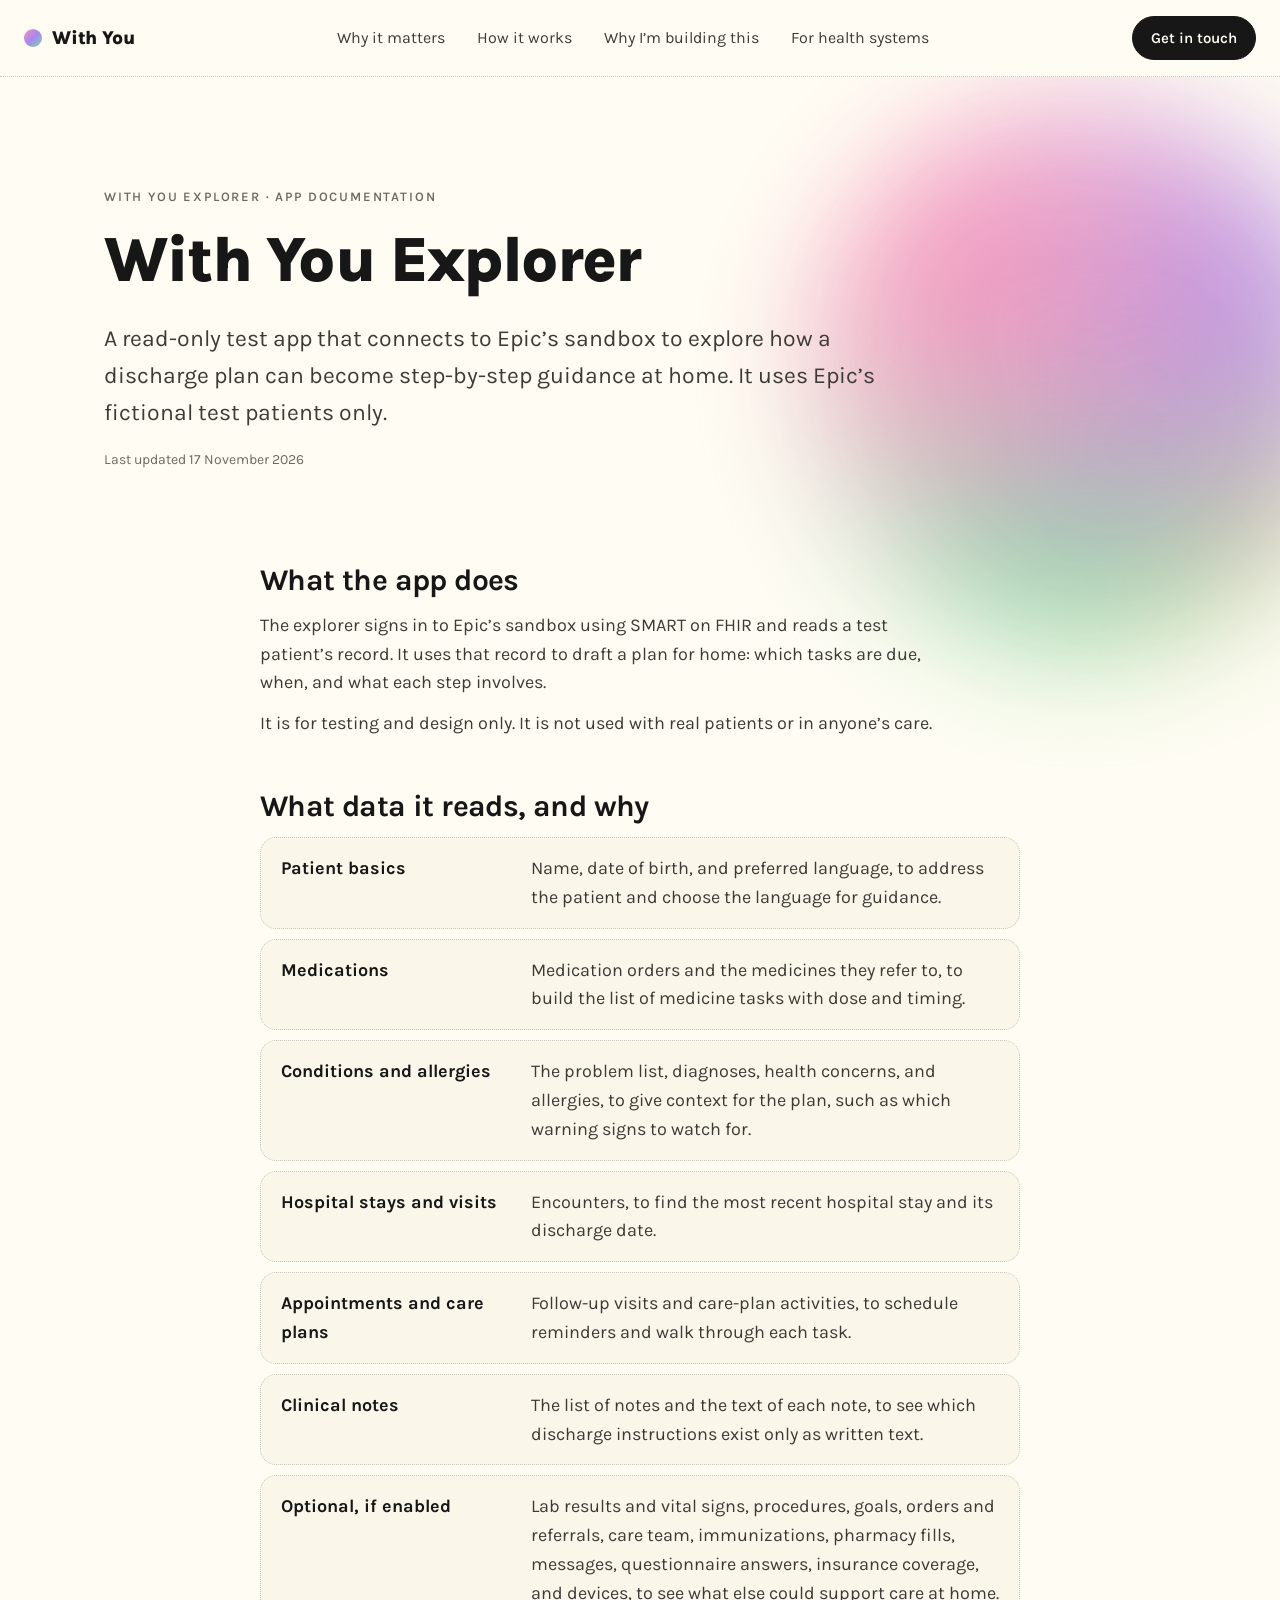
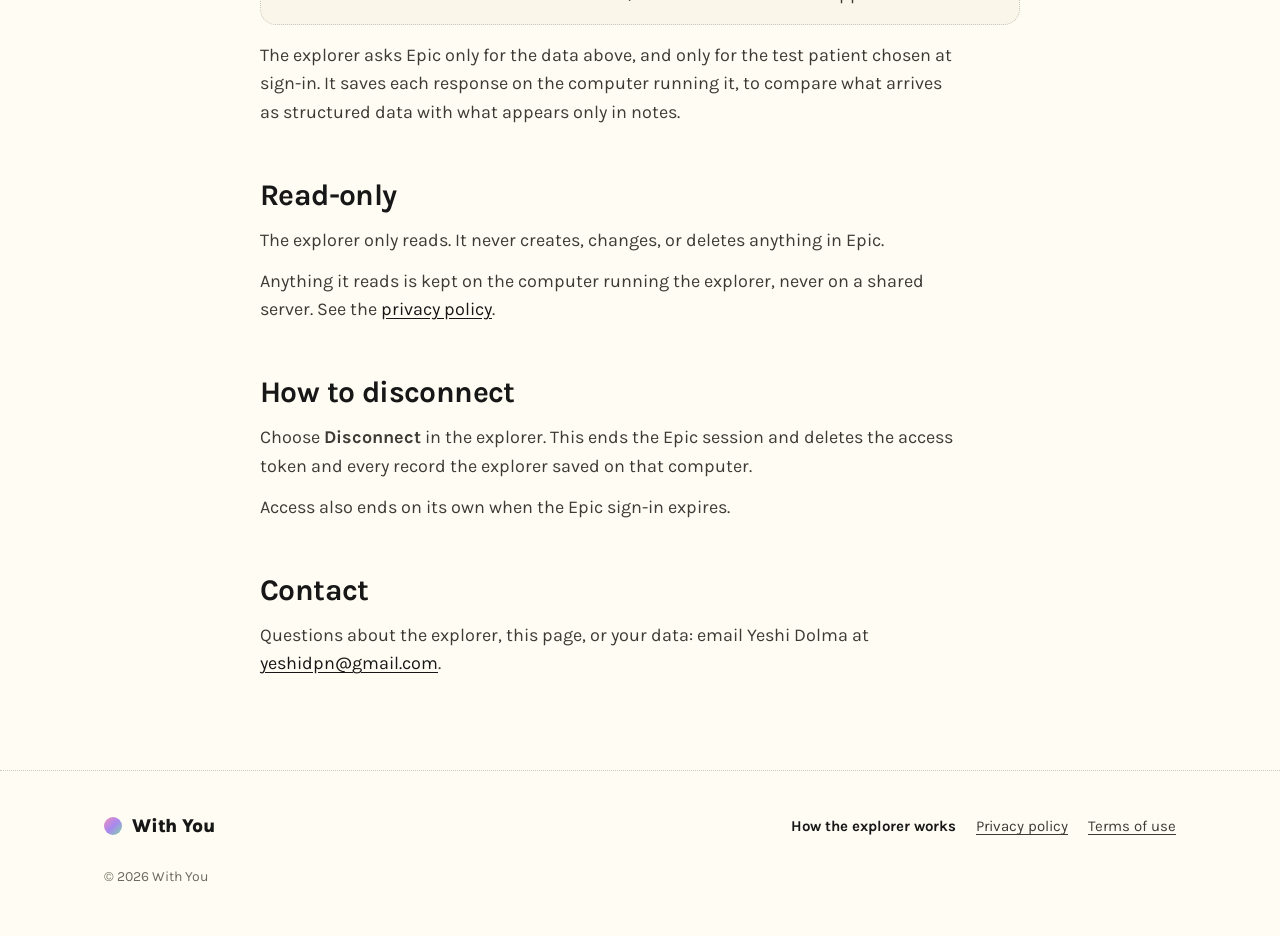
<file: epic-app.html>
<!doctype html>
<html lang="en">
<head>
  <meta charset="utf-8" />
  <meta name="viewport" content="width=device-width, initial-scale=1" />
  <title>With You Explorer · With You</title>
  <meta name="description" content="What the With You Explorer does, the Epic sandbox data it reads and why, that it is read-only, how to disconnect, and how to get in touch." />
  <link rel="preconnect" href="https://fonts.googleapis.com" />
  <link rel="preconnect" href="https://fonts.gstatic.com" crossorigin />
  <link href="https://fonts.googleapis.com/css2?family=Instrument+Serif:ital@1&family=Karla:ital,wght@0,300..800;1,300..800&display=swap" rel="stylesheet" />
  <link rel="stylesheet" href="styles.css" />
  <script>document.documentElement.classList.add("js")</script>
  <script src="script.js" defer></script>
  <link rel="icon" href="icon.svg" type="image/svg+xml" />
  <link rel="apple-touch-icon" href="apple-touch-icon.png" />
  <meta name="theme-color" content="#fffdf3" />
  <!-- link previews (LinkedIn, WhatsApp, iMessage, Slack, X …) -->
  <meta property="og:type" content="website" />
  <meta property="og:site_name" content="With You" />
  <meta property="og:title" content="With You Explorer · With You" />
  <meta property="og:description" content="What the With You Explorer does, the Epic sandbox data it reads and why, that it is read-only, how to disconnect, and how to get in touch." />
  <meta property="og:url" content="https://yeshinin.github.io/with-you/epic-app.html" />
  <meta property="og:image" content="https://yeshinin.github.io/with-you/images/og-image.png" />
  <meta property="og:image:width" content="1200" />
  <meta property="og:image:height" content="630" />
  <meta property="og:image:alt" content="With You: understand your care, navigate daily life, recover with support." />
  <meta name="twitter:card" content="summary_large_image" />
  <meta name="twitter:image" content="https://yeshinin.github.io/with-you/images/og-image.png" />
</head>
<body>

  <!-- ============ NAV ============ -->
  <header class="nav">
    <a href="index.html#top" class="brand">
      <span class="brand-dot" aria-hidden="true"></span>
      With You
    </a>
    <nav class="nav-links" id="site-menu" aria-label="Main">
      <a href="index.html#why">Why it matters</a>
      <a href="index.html#how">How it works</a>
      <a href="why.html">Why I’m building this</a>
      <a href="partners.html">For health systems</a>
    </nav>
    <div class="nav-actions">
      <a href="#contact" class="btn btn-dark btn-sm">Get in touch</a>
      <button class="menu-toggle" type="button" aria-controls="site-menu" aria-expanded="false" aria-label="Menu">
        <span></span><span></span>
      </button>
    </div>
  </header>

  <main id="top" class="page-clip doc-page">
    <div class="orb orb-1" aria-hidden="true"></div>

    <section class="p-hero container">
      <p class="eyebrow">With You Explorer · App documentation</p>
      <h1>With You Explorer</h1>
      <p class="lede">A read-only test app that connects to Epic’s sandbox to explore how a discharge plan can become step-by-step guidance at home. It uses Epic’s fictional test patients only.</p>
      <p class="doc-date">Last updated 17 November 2026</p>
    </section>

    <section class="container doc">
      <h2>What the app does</h2>
      <p>The explorer signs in to Epic’s sandbox using SMART on FHIR and reads a test patient’s record. It uses that record to draft a plan for home: which tasks are due, when, and what each step involves.</p>
      <p>It is for testing and design only. It is not used with real patients or in anyone’s care.</p>
    </section>

    <section class="container doc">
      <h2>What data it reads, and why</h2>
      <dl class="doc-data">
        <div><dt>Patient basics</dt><dd>Name, date of birth, and preferred language, to address the patient and choose the language for guidance.</dd></div>
        <div><dt>Medications</dt><dd>Medication orders and the medicines they refer to, to build the list of medicine tasks with dose and timing.</dd></div>
        <div><dt>Conditions and allergies</dt><dd>The problem list, diagnoses, health concerns, and allergies, to give context for the plan, such as which warning signs to watch for.</dd></div>
        <div><dt>Hospital stays and visits</dt><dd>Encounters, to find the most recent hospital stay and its discharge date.</dd></div>
        <div><dt>Appointments and care plans</dt><dd>Follow-up visits and care-plan activities, to schedule reminders and walk through each task.</dd></div>
        <div><dt>Clinical notes</dt><dd>The list of notes and the text of each note, to see which discharge instructions exist only as written text.</dd></div>
        <div><dt>Optional, if enabled</dt><dd>Lab results and vital signs, procedures, goals, orders and referrals, care team, immunizations, pharmacy fills, messages, questionnaire answers, insurance coverage, and devices, to see what else could support care at home.</dd></div>
      </dl>
      <p>The explorer asks Epic only for the data above, and only for the test patient chosen at sign-in. It saves each response on the computer running it, to compare what arrives as structured data with what appears only in notes.</p>
    </section>

    <section class="container doc">
      <h2>Read-only</h2>
      <p>The explorer only reads. It never creates, changes, or deletes anything in Epic.</p>
      <p>Anything it reads is kept on the computer running the explorer, never on a shared server. See the <a href="privacy.html">privacy policy</a>.</p>
    </section>

    <section class="container doc">
      <h2>How to disconnect</h2>
      <p>Choose <strong>Disconnect</strong> in the explorer. This ends the Epic session and deletes the access token and every record the explorer saved on that computer.</p>
      <p>Access also ends on its own when the Epic sign-in expires.</p>
    </section>

    <!-- ============ CONTACT ============ -->
    <section class="container doc doc-contact" id="contact">
      <h2>Contact</h2>
      <p>Questions about the explorer, this page, or your data: email Yeshi Dolma at <a href="mailto:yeshidpn@gmail.com?subject=With%20You%20Explorer">yeshidpn@gmail.com</a>.</p>
    </section>
  </main>

  <!-- ============ FOOTER ============ -->
  <footer class="footer">
    <div class="container">
      <div class="footer-top">
        <span class="brand"><span class="brand-dot" aria-hidden="true"></span>With You</span>
        <nav class="doc-links" aria-label="With You Explorer">
          <a href="epic-app.html" aria-current="page">How the explorer works</a>
          <a href="privacy.html">Privacy policy</a>
          <a href="terms.html">Terms of use</a>
        </nav>
      </div>
      <p class="muted small">© 2026 With You</p>
    </div>
  </footer>

</body>
</html>
</file>
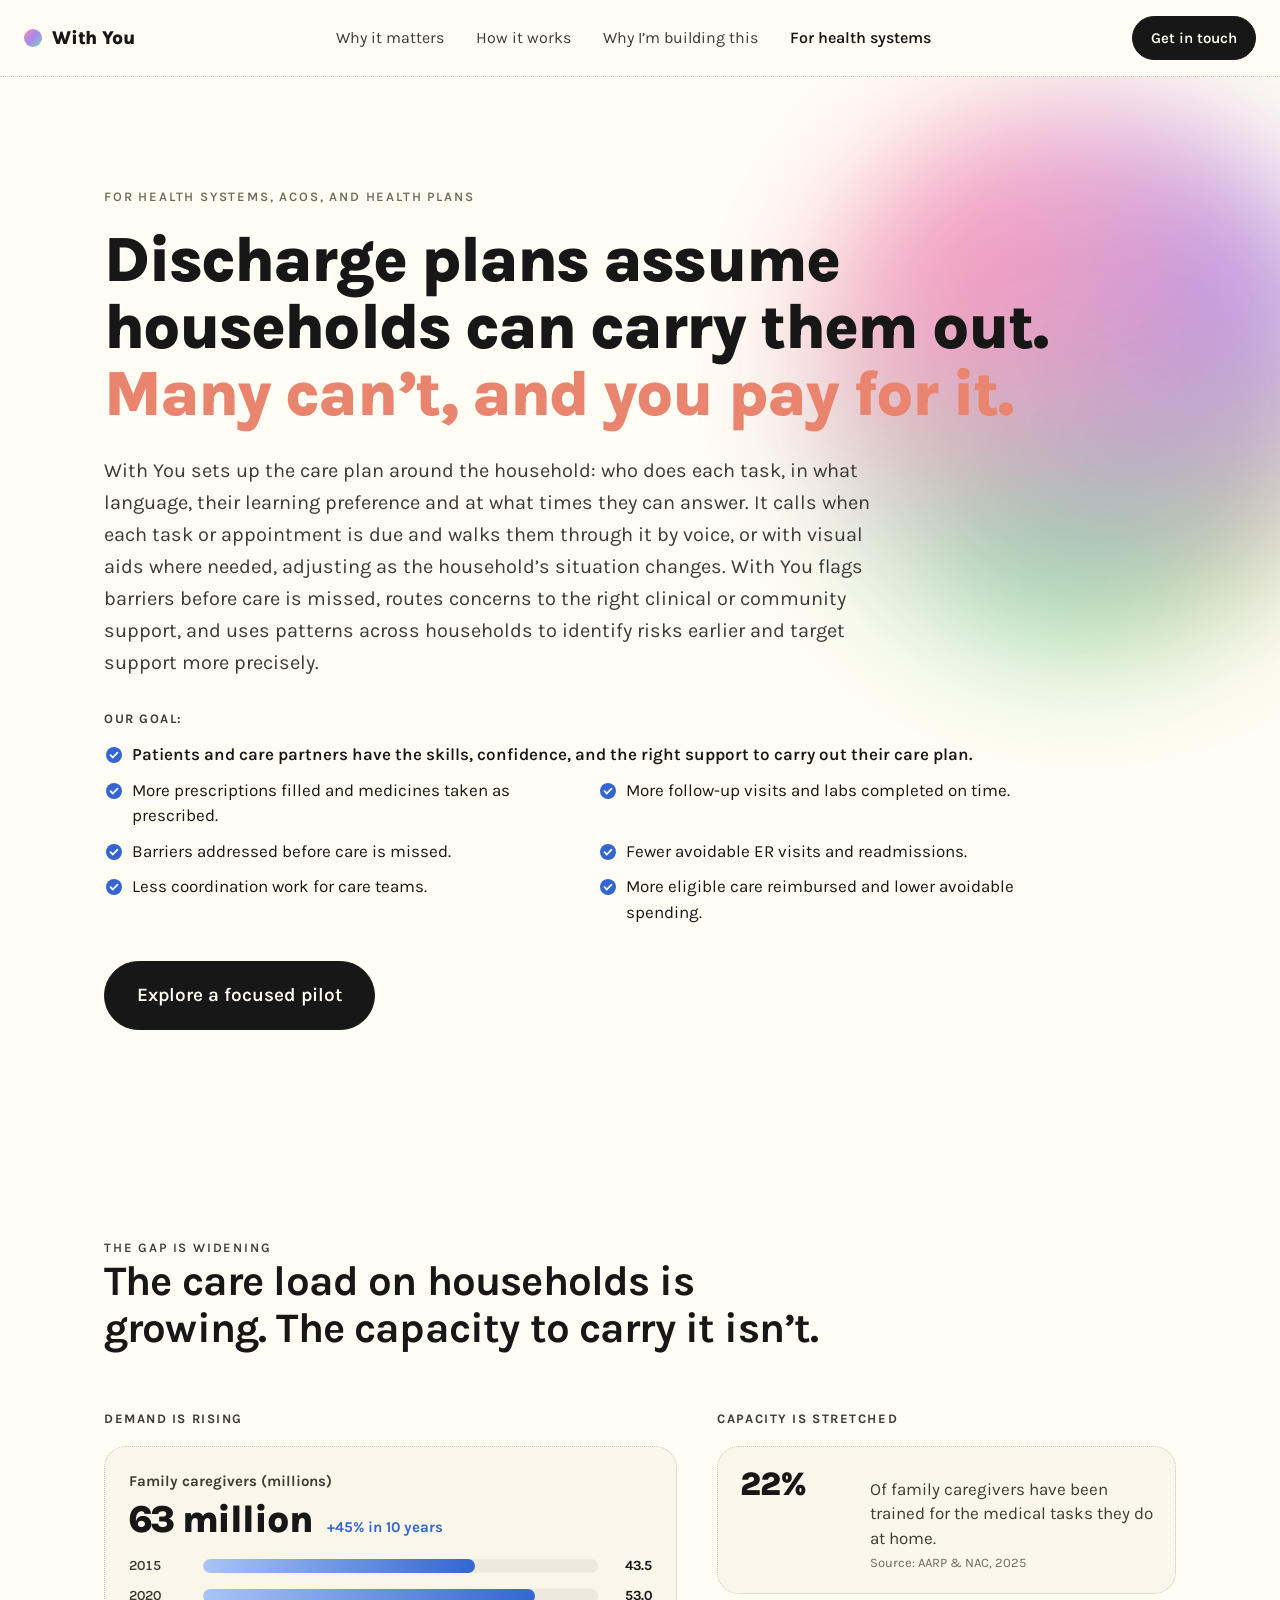
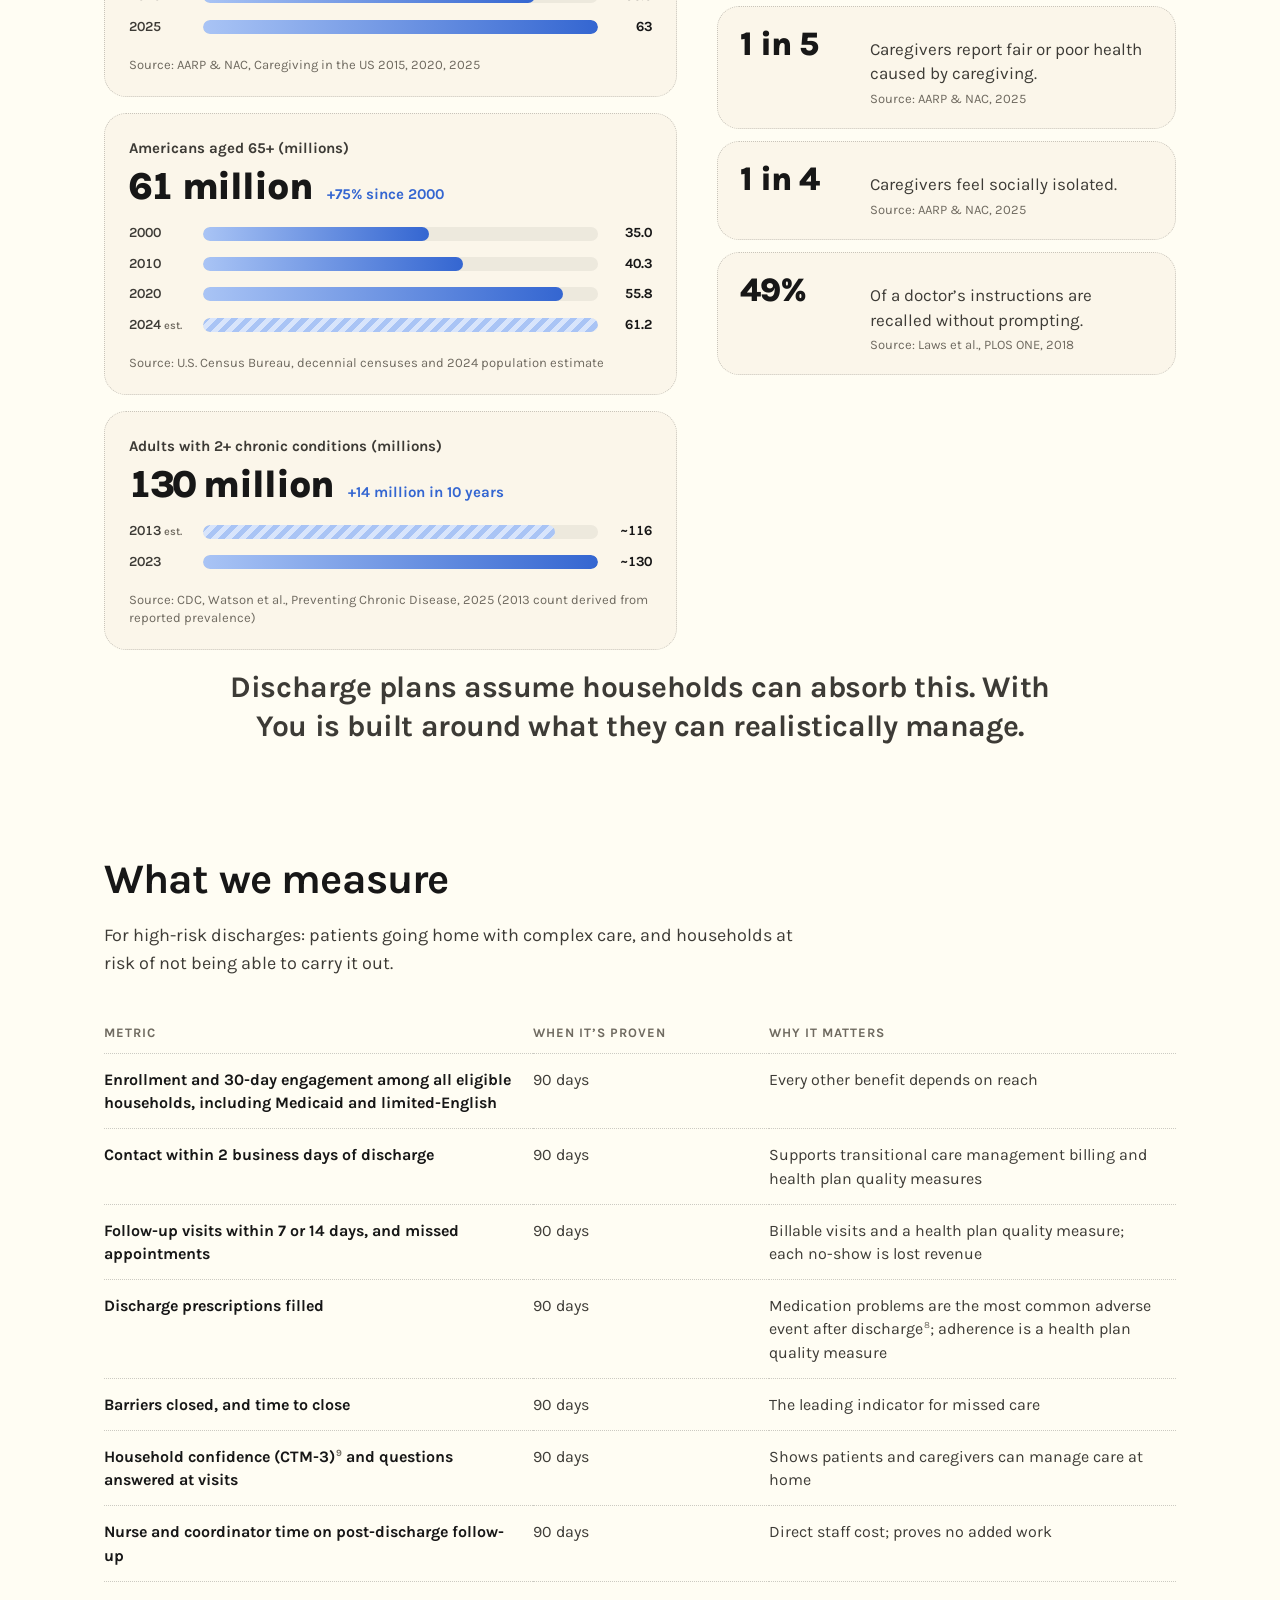
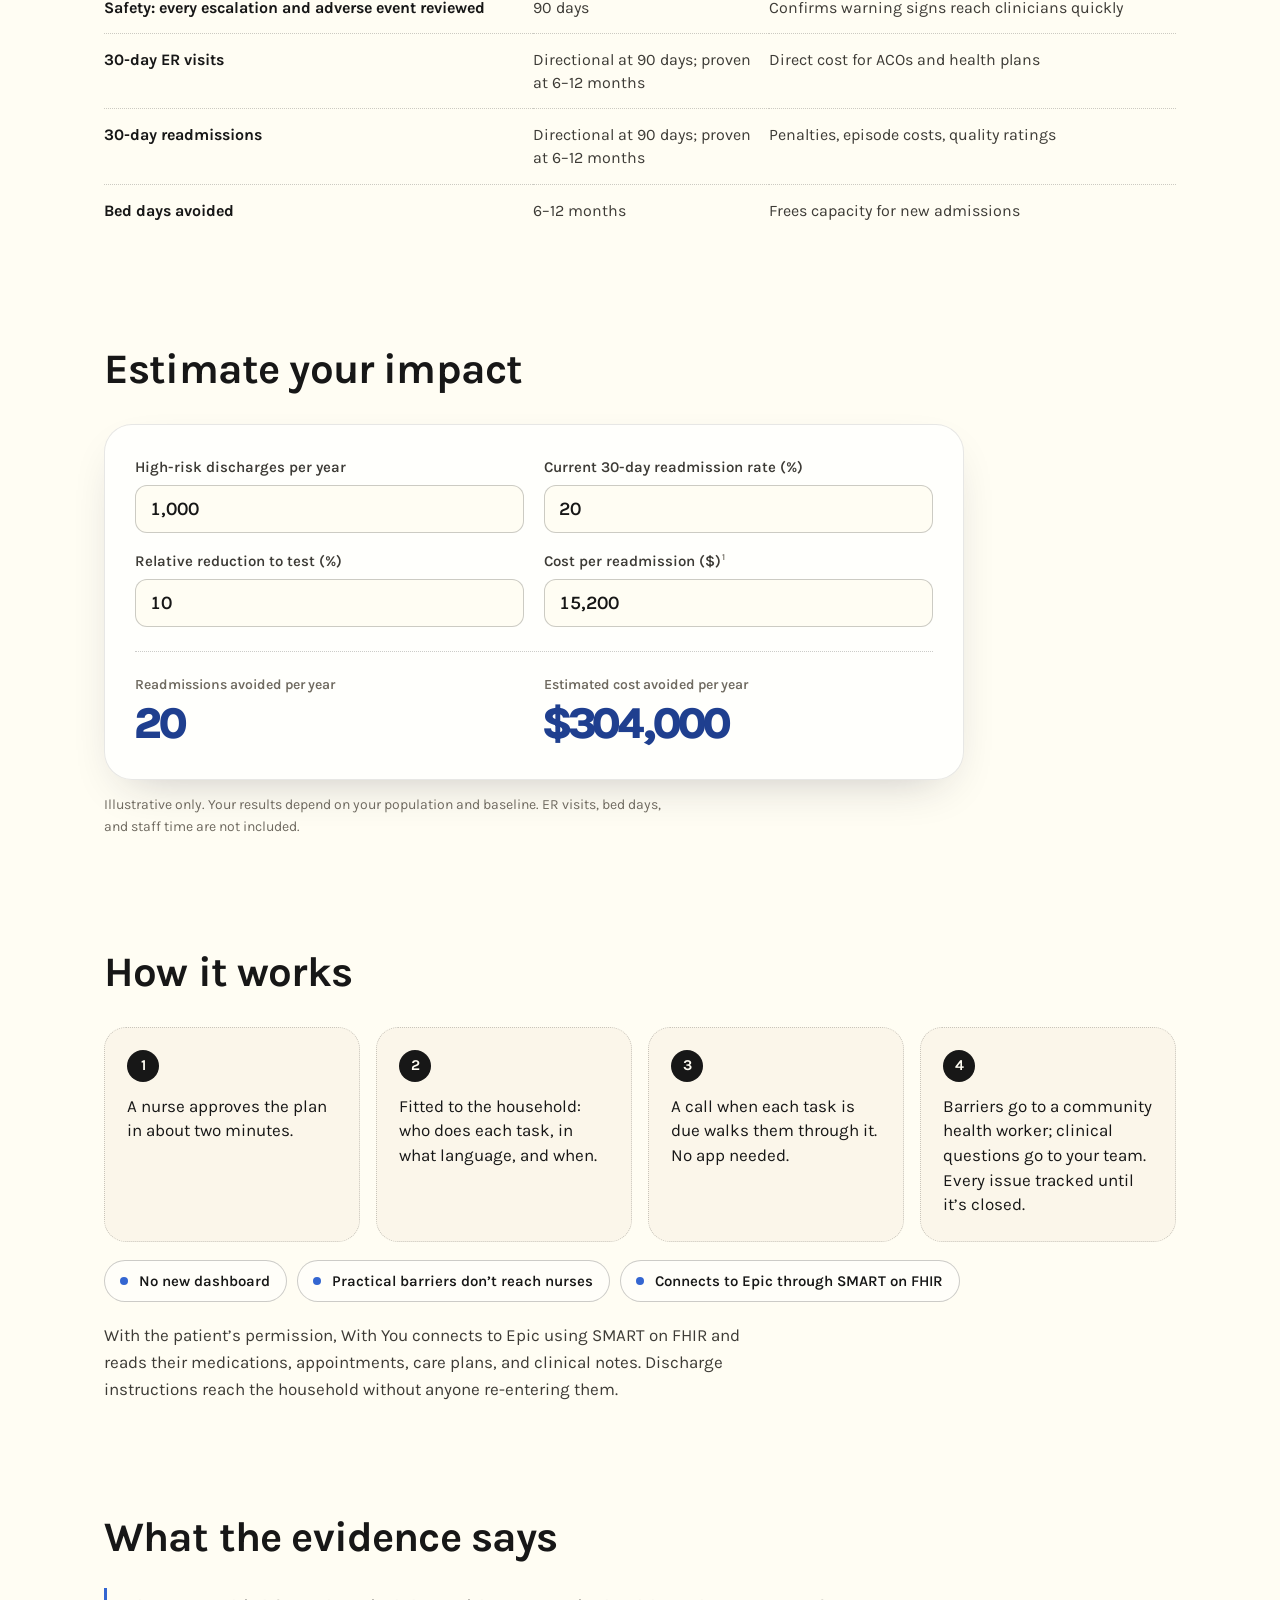
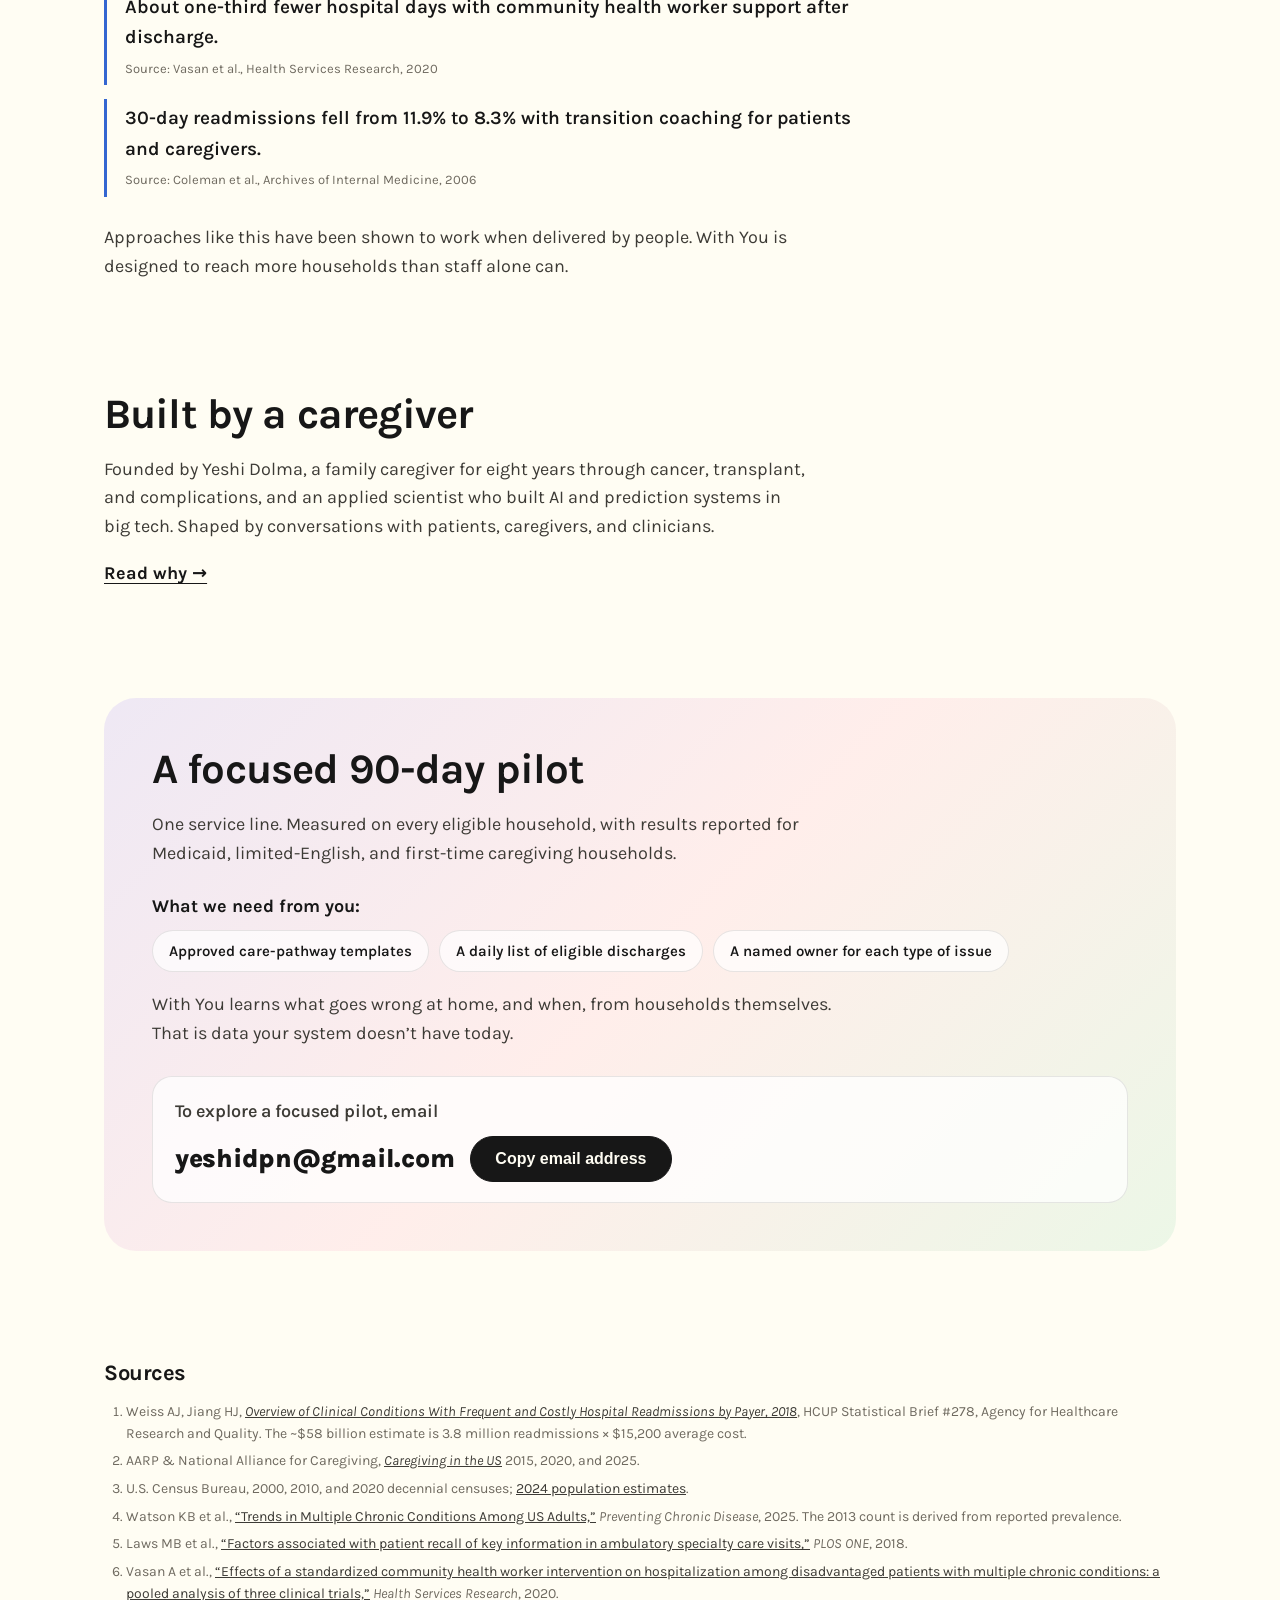
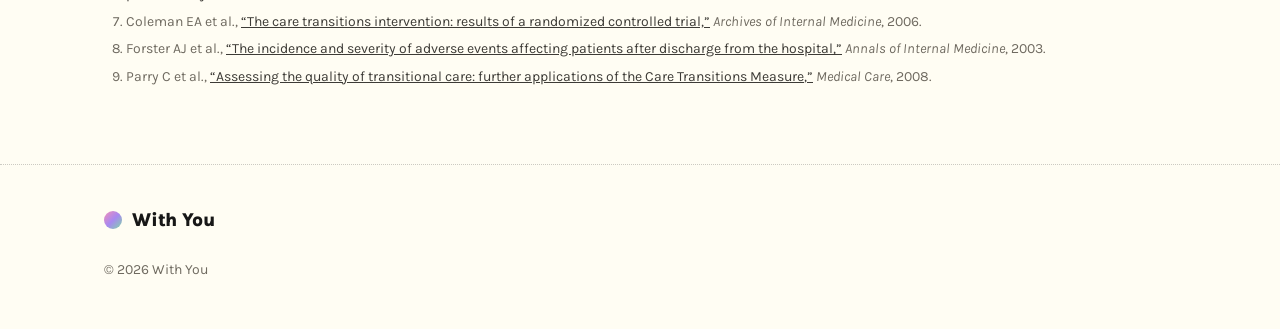
<file: partners.html>
<!doctype html>
<html lang="en">
<head>
  <meta charset="utf-8" />
  <meta name="viewport" content="width=device-width, initial-scale=1" />
  <title>For health systems, ACOs, and health plans · With You</title>
  <meta name="description" content="Discharge plans assume households can carry them out. Many can’t. How With You helps, where it pays, and what a focused 90-day pilot measures." />
  <link rel="preconnect" href="https://fonts.googleapis.com" />
  <link rel="preconnect" href="https://fonts.gstatic.com" crossorigin />
  <link href="https://fonts.googleapis.com/css2?family=Instrument+Serif:ital@1&family=Karla:ital,wght@0,300..800;1,300..800&display=swap" rel="stylesheet" />
  <link rel="stylesheet" href="styles.css" />
  <script>document.documentElement.classList.add("js")</script>
  <script src="script.js" defer></script>
  <link rel="icon" href="icon.svg" type="image/svg+xml" />
  <link rel="apple-touch-icon" href="apple-touch-icon.png" />
  <meta name="theme-color" content="#fffdf3" />
  <!-- link previews (LinkedIn, WhatsApp, iMessage, Slack, X …) -->
  <meta property="og:type" content="website" />
  <meta property="og:site_name" content="With You" />
  <meta property="og:title" content="For health systems, ACOs, and health plans · With You" />
  <meta property="og:description" content="Discharge plans assume households can carry them out. Many can’t. How With You helps, where it pays, and what a focused 90-day pilot measures." />
  <meta property="og:url" content="https://yeshinin.github.io/with-you/partners.html" />
  <meta property="og:image" content="https://yeshinin.github.io/with-you/images/og-image.png" />
  <meta property="og:image:width" content="1200" />
  <meta property="og:image:height" content="630" />
  <meta property="og:image:alt" content="With You: understand your care, navigate daily life, recover with support." />
  <meta name="twitter:card" content="summary_large_image" />
  <meta name="twitter:image" content="https://yeshinin.github.io/with-you/images/og-image.png" />
</head>
<body>

  <!-- ============ NAV ============ -->
  <header class="nav">
    <a href="index.html#top" class="brand">
      <span class="brand-dot" aria-hidden="true"></span>
      With You
    </a>
    <nav class="nav-links" id="site-menu" aria-label="Main">
      <a href="index.html#why">Why it matters</a>
      <a href="index.html#how">How it works</a>
      <a href="why.html">Why I’m building this</a>
      <a href="partners.html" aria-current="page">For health systems</a>
    </nav>
    <div class="nav-actions">
      <a href="#contact" class="btn btn-dark btn-sm">Get in touch</a>
      <button class="menu-toggle" type="button" aria-controls="site-menu" aria-expanded="false" aria-label="Menu">
        <span></span><span></span>
      </button>
    </div>
  </header>


  <main id="top" class="page-clip pp">
    <div class="orb orb-1" aria-hidden="true"></div>

    <!-- ============ 1. HERO ============ -->
    <section class="p-hero container">
      <p class="eyebrow">For health systems, ACOs, and health plans</p>
      <h1>Discharge plans assume households can carry them out. <span class="soft">Many can’t, and you pay for it.</span></h1>
      <p class="lede">With You sets up the care plan around the household: who does each task, in what language, their learning preference and at what times they can answer. It calls when each task or appointment is due and walks them through it by voice, or with visual aids where needed, adjusting as the household’s situation changes. With You flags barriers before care is missed, routes concerns to the right clinical or community support, and uses patterns across households to identify risks earlier and target support more precisely.</p>
      <p class="pp-goal-k">Our goal:</p>
      <ul class="pp-goals">
        <li>Patients and care partners have the skills, confidence, and the right support to carry out their care plan.</li>
        <li>More prescriptions filled and medicines taken as prescribed.</li>
        <li>More follow-up visits and labs completed on time.</li>
        <li>Barriers addressed before care is missed.</li>
        <li>Fewer avoidable ER visits and readmissions.</li>
        <li>Less coordination work for care teams.</li>
        <li>More eligible care reimbursed and lower avoidable spending.</li>
      </ul>
      <a class="btn btn-dark btn-lg" href="#pilot-email">Explore a focused pilot</a>
    </section>

    <!-- ============ 2. THE GAP IS WIDENING ============ -->
    <section class="p-block container">
      <p class="eyebrow">The gap is widening</p>
      <h2>The care load on households is growing. The capacity to carry it isn’t.</h2>

      <div class="gap-grid">
        <div class="gap-col">
          <p class="gap-label">Demand is rising</p>

          <!-- Charts: final values are written here; script.js only animates them in once -->
          <figure class="chart" data-chart>
            <figcaption class="chart-title">Family caregivers (millions)</figcaption>
            <div class="chart-head">
              <span class="chart-big"><span data-to="63">63</span> million</span>
              <span class="chart-growth">+45% in 10 years</span>
            </div>
            <ul class="bars" aria-hidden="true">
              <li style="--v: 0.690; --i: 0"><span class="bar-year">2015</span><span class="bar-track"><span class="bar"></span></span><span class="bar-val">43.5</span></li>
              <li style="--v: 0.841; --i: 1"><span class="bar-year">2020</span><span class="bar-track"><span class="bar"></span></span><span class="bar-val">53.0</span></li>
              <li style="--v: 1; --i: 2"><span class="bar-year">2025</span><span class="bar-track"><span class="bar"></span></span><span class="bar-val">63</span></li>
            </ul>
            <p class="sr-only">Family caregivers, in millions: 2015, 43.5; 2020, 53.0; 2025, 63. Up 45% in 10 years.</p>
            <a class="chart-src" href="#src-2">Source: AARP &amp; NAC, Caregiving in the US 2015, 2020, 2025</a>
          </figure>

          <figure class="chart" data-chart>
            <figcaption class="chart-title">Americans aged 65+ (millions)</figcaption>
            <div class="chart-head">
              <span class="chart-big"><span data-to="61">61</span> million</span>
              <span class="chart-growth">+75% since 2000</span>
            </div>
            <ul class="bars" aria-hidden="true">
              <li style="--v: 0.572; --i: 0"><span class="bar-year">2000</span><span class="bar-track"><span class="bar"></span></span><span class="bar-val">35.0</span></li>
              <li style="--v: 0.658; --i: 1"><span class="bar-year">2010</span><span class="bar-track"><span class="bar"></span></span><span class="bar-val">40.3</span></li>
              <li style="--v: 0.912; --i: 2"><span class="bar-year">2020</span><span class="bar-track"><span class="bar"></span></span><span class="bar-val">55.8</span></li>
              <li class="is-est" style="--v: 1; --i: 3"><span class="bar-year">2024 <small>est.</small></span><span class="bar-track"><span class="bar"></span></span><span class="bar-val">61.2</span></li>
            </ul>
            <p class="sr-only">Americans aged 65 and older, in millions: 2000, 35.0; 2010, 40.3; 2020, 55.8; 2024 estimate, 61.2. Up 75% since 2000.</p>
            <a class="chart-src" href="#src-3">Source: U.S. Census Bureau, decennial censuses and 2024 population estimate</a>
          </figure>

          <figure class="chart" data-chart>
            <figcaption class="chart-title">Adults with 2+ chronic conditions (millions)</figcaption>
            <div class="chart-head">
              <span class="chart-big"><span data-to="130">130</span> million</span>
              <span class="chart-growth">+14 million in 10 years</span>
            </div>
            <ul class="bars" aria-hidden="true">
              <li class="is-est" style="--v: 0.892; --i: 0"><span class="bar-year">2013 <small>est.</small></span><span class="bar-track"><span class="bar"></span></span><span class="bar-val">~116</span></li>
              <li style="--v: 1; --i: 1"><span class="bar-year">2023</span><span class="bar-track"><span class="bar"></span></span><span class="bar-val">~130</span></li>
            </ul>
            <p class="sr-only">Adults with two or more chronic conditions, in millions: 2013, about 116 (estimate); 2023, about 130. Up 14 million in 10 years.</p>
            <a class="chart-src" href="#src-4">Source: CDC, Watson et al., Preventing Chronic Disease, 2025 (2013 count derived from reported prevalence)</a>
          </figure>
        </div>

        <div class="gap-col">
          <p class="gap-label">Capacity is stretched</p>
          <ul class="pp-cards pp-cards-stack">
            <li class="pp-card">
              <span class="pp-num">22%</span>
              <span class="pp-label">Of family caregivers have been trained for the medical tasks they do at home.</span>
              <a class="pp-src" href="#src-2">Source: AARP &amp; NAC, 2025</a>
            </li>
            <li class="pp-card">
              <span class="pp-num">1 in 5</span>
              <span class="pp-label">Caregivers report fair or poor health caused by caregiving.</span>
              <a class="pp-src" href="#src-2">Source: AARP &amp; NAC, 2025</a>
            </li>
            <li class="pp-card">
              <span class="pp-num">1 in 4</span>
              <span class="pp-label">Caregivers feel socially isolated.</span>
              <a class="pp-src" href="#src-2">Source: AARP &amp; NAC, 2025</a>
            </li>
            <li class="pp-card">
              <span class="pp-num">49%</span>
              <span class="pp-label">Of a doctor’s instructions are recalled without prompting.</span>
              <a class="pp-src" href="#src-5">Source: Laws et al., PLOS ONE, 2018</a>
            </li>
          </ul>
        </div>
      </div>

      <p class="gap-close">Discharge plans assume households can absorb this. With You is built around what they can realistically manage.</p>
    </section>

    <!-- ============ 5. WHAT WE MEASURE ============ -->
    <section class="p-block container">
      <h2>What we measure</h2>
      <p>For high-risk discharges: patients going home with complex care, and households at risk of not being able to carry it out.</p>
      <table class="pp-table">
        <thead>
          <tr><th scope="col">Metric</th><th scope="col">When it’s proven</th><th scope="col">Why it matters</th></tr>
        </thead>
        <tbody>
          <tr><th scope="row">Enrollment and 30-day engagement among all eligible households, including Medicaid and limited-English</th><td data-label="When it’s proven">90 days</td><td data-label="Why it matters">Every other benefit depends on reach</td></tr>
          <tr><th scope="row">Contact within 2 business days of discharge</th><td data-label="When it’s proven">90 days</td><td data-label="Why it matters">Supports transitional care management billing and health plan quality measures</td></tr>
          <tr><th scope="row">Follow-up visits within 7 or 14 days, and missed appointments</th><td data-label="When it’s proven">90 days</td><td data-label="Why it matters">Billable visits and a health plan quality measure; each no-show is lost revenue</td></tr>
          <tr><th scope="row">Discharge prescriptions filled</th><td data-label="When it’s proven">90 days</td><td data-label="Why it matters">Medication problems are the most common adverse event after discharge<sup><a href="#src-8">8</a></sup>; adherence is a health plan quality measure</td></tr>
          <tr><th scope="row">Barriers closed, and time to close</th><td data-label="When it’s proven">90 days</td><td data-label="Why it matters">The leading indicator for missed care</td></tr>
          <tr><th scope="row">Household confidence (CTM-3)<sup><a href="#src-9">9</a></sup> and questions answered at visits</th><td data-label="When it’s proven">90 days</td><td data-label="Why it matters">Shows patients and caregivers can manage care at home</td></tr>
          <tr><th scope="row">Nurse and coordinator time on post-discharge follow-up</th><td data-label="When it’s proven">90 days</td><td data-label="Why it matters">Direct staff cost; proves no added work</td></tr>
          <tr><th scope="row">Safety: every escalation and adverse event reviewed</th><td data-label="When it’s proven">90 days</td><td data-label="Why it matters">Confirms warning signs reach clinicians quickly</td></tr>
          <tr><th scope="row">30-day ER visits</th><td data-label="When it’s proven">Directional at 90 days; proven at 6–12 months</td><td data-label="Why it matters">Direct cost for ACOs and health plans</td></tr>
          <tr><th scope="row">30-day readmissions</th><td data-label="When it’s proven">Directional at 90 days; proven at 6–12 months</td><td data-label="Why it matters">Penalties, episode costs, quality ratings</td></tr>
          <tr><th scope="row">Bed days avoided</th><td data-label="When it’s proven">6–12 months</td><td data-label="Why it matters">Frees capacity for new admissions</td></tr>
        </tbody>
      </table>
    </section>

    <!-- ============ 6. ESTIMATE YOUR IMPACT ============ -->
    <section class="p-block container">
      <h2>Estimate your impact</h2>
      <form class="calc" data-calc>
        <div class="calc-inputs">
          <label><span>High-risk discharges per year</span><input name="discharges" id="calc-discharges" type="text" inputmode="decimal" value="1,000" data-commas /></label>
          <label><span>Current 30-day readmission rate (%)</span><input name="rate" id="calc-rate" type="text" inputmode="decimal" value="20" /></label>
          <label><span>Relative reduction to test (%)</span><input name="reduction" id="calc-reduction" type="text" inputmode="decimal" value="10" /></label>
          <label><span>Cost per readmission ($)<sup><a href="#src-1">1</a></sup></span><input name="cost" id="calc-cost" type="text" inputmode="decimal" value="15,200" data-commas /></label>
        </div>
        <div class="calc-outputs">
          <div>
            <span class="calc-k">Readmissions avoided per year</span>
            <output name="avoided" for="calc-discharges calc-rate calc-reduction" aria-live="polite">20</output>
          </div>
          <div>
            <span class="calc-k">Estimated cost avoided per year</span>
            <output name="saved" for="calc-discharges calc-rate calc-reduction calc-cost" aria-live="polite">$304,000</output>
          </div>
        </div>
      </form>
      <p class="calc-note">Illustrative only. Your results depend on your population and baseline. ER visits, bed days, and staff time are not included.</p>
    </section>

    <!-- ============ 7. HOW IT WORKS ============ -->
    <section class="p-block container">
      <h2>How it works</h2>
      <ol class="pp-steps">
        <li>A nurse approves the plan in about two minutes.</li>
        <li>Fitted to the household: who does each task, in what language, and when.</li>
        <li>A call when each task is due walks them through it. No app needed.</li>
        <li>Barriers go to a community health worker; clinical questions go to your team. Every issue tracked until it’s closed.</li>
      </ol>
      <ul class="pp-notes">
        <li>No new dashboard</li>
        <li>Practical barriers don’t reach nurses</li>
        <li>Connects to Epic through SMART on FHIR</li>
      </ul>
      <p class="pp-epic">With the patient’s permission, With You connects to Epic using SMART on FHIR and reads their medications, appointments, care plans, and clinical notes. Discharge instructions reach the household without anyone re-entering them.</p>
    </section>

    <!-- ============ 8. WHAT THE EVIDENCE SAYS ============ -->
    <section class="p-block container">
      <h2>What the evidence says</h2>
      <ul class="pp-evidence">
        <li>
          <p>About one-third fewer hospital days with community health worker support after discharge.</p>
          <a class="pp-src" href="#src-6">Source: Vasan et al., Health Services Research, 2020</a>
        </li>
        <li>
          <p>30-day readmissions fell from 11.9% to 8.3% with transition coaching for patients and caregivers.</p>
          <a class="pp-src" href="#src-7">Source: Coleman et al., Archives of Internal Medicine, 2006</a>
        </li>
      </ul>
      <p class="pp-close">Approaches like this have been shown to work when delivered by people. With You is designed to reach more households than staff alone can.</p>
    </section>

    <!-- ============ 9. BUILT BY A CAREGIVER ============ -->
    <section class="p-block container">
      <h2>Built by a caregiver</h2>
      <p>Founded by Yeshi Dolma, a family caregiver for eight years through cancer, transplant, and complications, and an applied scientist who built AI and prediction systems in big tech. Shaped by conversations with patients, caregivers, and clinicians.</p>
      <p><a class="pp-link" href="why.html">Read why →</a></p>
    </section>

    <!-- ============ 10. A 90-DAY PILOT ============ -->
    <section class="p-block container" id="contact">
      <div class="pilot-card">
        <h2>A focused 90-day pilot</h2>
        <p>One service line. Measured on every eligible household, with results reported for Medicaid, limited-English, and first-time caregiving households.</p>
        <p class="pilot-k">What we need from you:</p>
        <ul class="pilot-needs">
          <li>Approved care-pathway templates</li>
          <li>A daily list of eligible discharges</li>
          <li>A named owner for each type of issue</li>
        </ul>
        <p>With You learns what goes wrong at home, and when, from households themselves. That is data your system doesn’t have today.</p>
        <div class="pilot-email" id="pilot-email">
          <p class="pilot-email-k">To explore a focused pilot, email</p>
          <p class="pilot-email-addr">yeshidpn@gmail.com</p>
          <button type="button" class="btn btn-dark" data-copy="yeshidpn@gmail.com">Copy email address</button>
          <span class="pilot-email-done" role="status" aria-live="polite"></span>
        </div>
      </div>
    </section>

    <!-- ============ SOURCES ============ -->
    <section class="p-block container pp-sources" id="sources">
      <h2>Sources</h2>
      <ol>
        <li id="src-1">Weiss AJ, Jiang HJ, <a href="https://hcup-us.ahrq.gov/reports/statbriefs/sb278-Conditions-Frequent-Readmissions-By-Payer-2018.pdf" target="_blank" rel="noopener"><em>Overview of Clinical Conditions With Frequent and Costly Hospital Readmissions by Payer, 2018</em></a>, HCUP Statistical Brief #278, Agency for Healthcare Research and Quality. The ~$58 billion estimate is 3.8 million readmissions × $15,200 average cost.</li>
        <li id="src-2">AARP &amp; National Alliance for Caregiving, <a href="https://www.aarp.org/pri/topics/ltss/family-caregiving/caregiving-in-the-us-2025/" target="_blank" rel="noopener"><em>Caregiving in the US</em></a> 2015, 2020, and 2025.</li>
        <li id="src-3">U.S. Census Bureau, 2000, 2010, and 2020 decennial censuses; <a href="https://www.census.gov/programs-surveys/popest.html" target="_blank" rel="noopener">2024 population estimates</a>.</li>
        <li id="src-4">Watson KB et al., <a href="https://doi.org/10.5888/pcd22.240539" target="_blank" rel="noopener">“Trends in Multiple Chronic Conditions Among US Adults,”</a> <em>Preventing Chronic Disease</em>, 2025. The 2013 count is derived from reported prevalence.</li>
        <li id="src-5">Laws MB et al., <a href="https://doi.org/10.1371/journal.pone.0191940" target="_blank" rel="noopener">“Factors associated with patient recall of key information in ambulatory specialty care visits,”</a> <em>PLOS ONE</em>, 2018.</li>
        <li id="src-6">Vasan A et al., <a href="https://doi.org/10.1111/1475-6773.13321" target="_blank" rel="noopener">“Effects of a standardized community health worker intervention on hospitalization among disadvantaged patients with multiple chronic conditions: a pooled analysis of three clinical trials,”</a> <em>Health Services Research</em>, 2020.</li>
        <li id="src-7">Coleman EA et al., <a href="https://doi.org/10.1001/archinte.166.17.1822" target="_blank" rel="noopener">“The care transitions intervention: results of a randomized controlled trial,”</a> <em>Archives of Internal Medicine</em>, 2006.</li>
        <li id="src-8">Forster AJ et al., <a href="https://doi.org/10.7326/0003-4819-138-3-200302040-00007" target="_blank" rel="noopener">“The incidence and severity of adverse events affecting patients after discharge from the hospital,”</a> <em>Annals of Internal Medicine</em>, 2003.</li>
        <li id="src-9">Parry C et al., <a href="https://doi.org/10.1097/mlr.0b013e3181589bdc" target="_blank" rel="noopener">“Assessing the quality of transitional care: further applications of the Care Transitions Measure,”</a> <em>Medical Care</em>, 2008.</li>
      </ol>
    </section>
  </main>

  <!-- ============ FOOTER ============ -->
  <footer class="footer">
    <div class="container">
      <div class="footer-top">
        <span class="brand"><span class="brand-dot" aria-hidden="true"></span>With You</span>
      </div>
      <p class="muted small">© 2026 With You</p>
    </div>
  </footer>

</body>
</html>
</file>
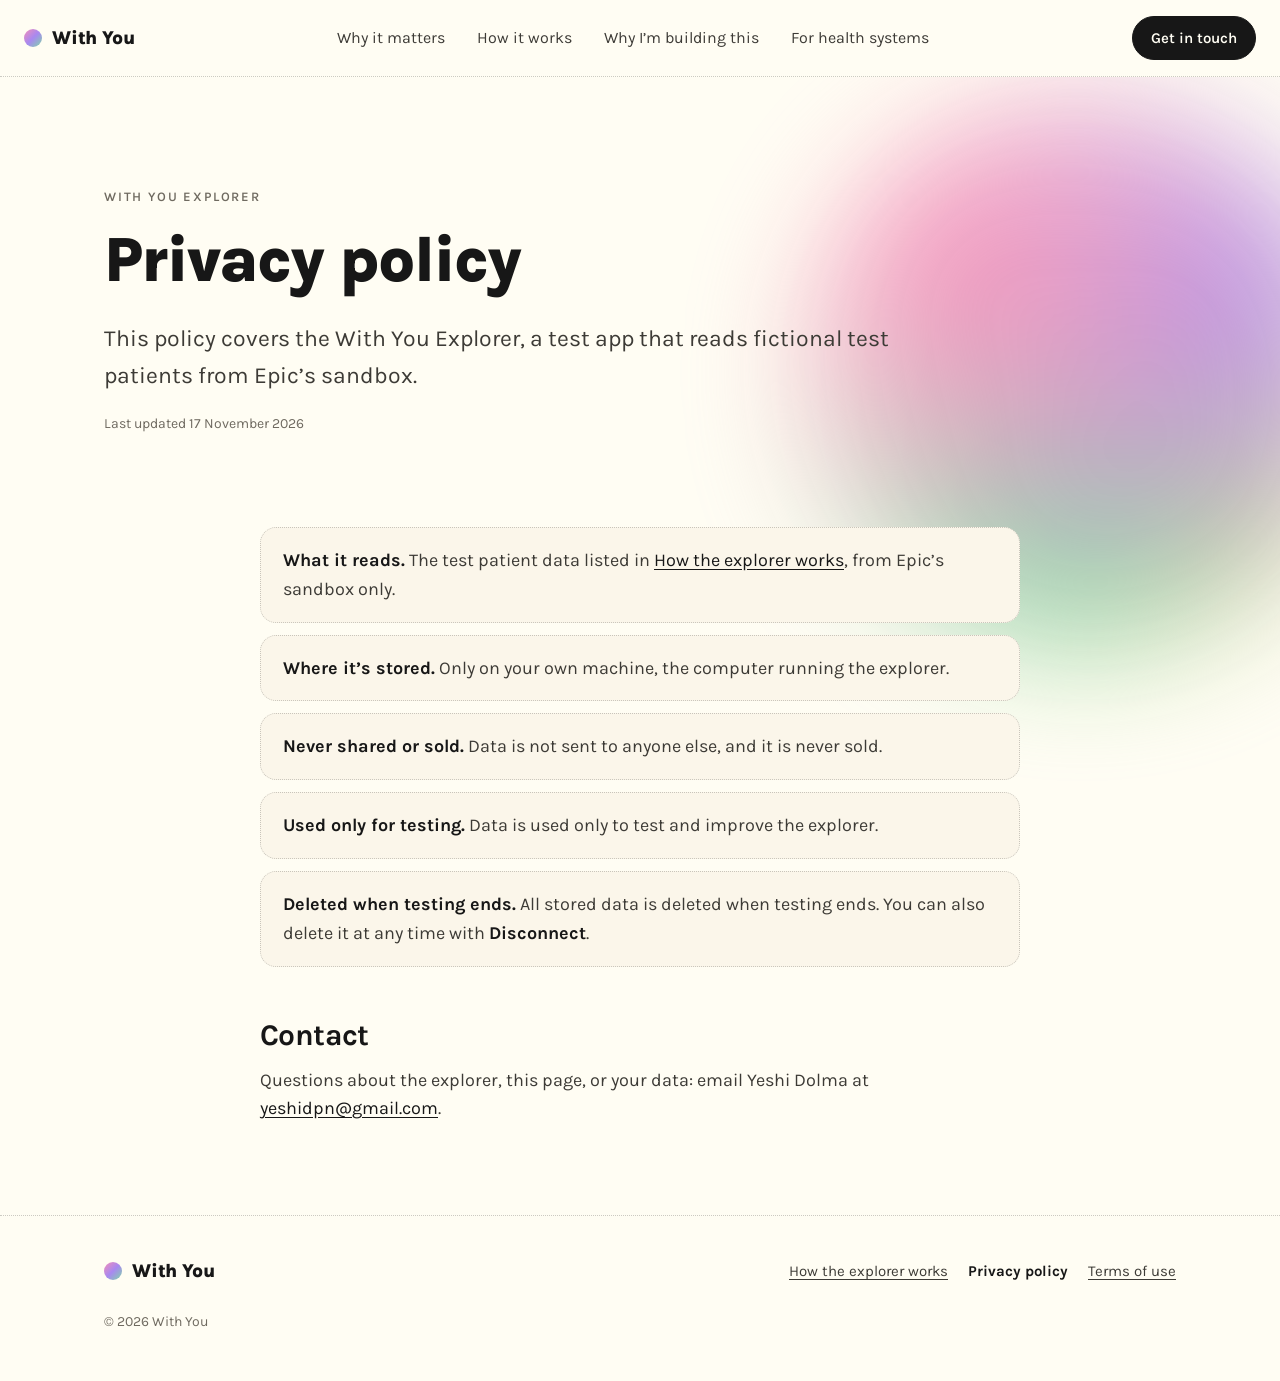
<file: privacy.html>
<!doctype html>
<html lang="en">
<head>
  <meta charset="utf-8" />
  <meta name="viewport" content="width=device-width, initial-scale=1" />
  <title>Privacy policy · With You Explorer</title>
  <meta name="description" content="Privacy policy for the With You Explorer: data stays on your own machine, is never shared or sold, is used only for testing, and is deleted when testing ends." />
  <link rel="preconnect" href="https://fonts.googleapis.com" />
  <link rel="preconnect" href="https://fonts.gstatic.com" crossorigin />
  <link href="https://fonts.googleapis.com/css2?family=Instrument+Serif:ital@1&family=Karla:ital,wght@0,300..800;1,300..800&display=swap" rel="stylesheet" />
  <link rel="stylesheet" href="styles.css" />
  <script>document.documentElement.classList.add("js")</script>
  <script src="script.js" defer></script>
  <link rel="icon" href="icon.svg" type="image/svg+xml" />
  <link rel="apple-touch-icon" href="apple-touch-icon.png" />
  <meta name="theme-color" content="#fffdf3" />
  <!-- link previews (LinkedIn, WhatsApp, iMessage, Slack, X …) -->
  <meta property="og:type" content="website" />
  <meta property="og:site_name" content="With You" />
  <meta property="og:title" content="Privacy policy · With You Explorer" />
  <meta property="og:description" content="Privacy policy for the With You Explorer: data stays on your own machine, is never shared or sold, is used only for testing, and is deleted when testing ends." />
  <meta property="og:url" content="https://yeshinin.github.io/with-you/privacy.html" />
  <meta property="og:image" content="https://yeshinin.github.io/with-you/images/og-image.png" />
  <meta property="og:image:width" content="1200" />
  <meta property="og:image:height" content="630" />
  <meta property="og:image:alt" content="With You: understand your care, navigate daily life, recover with support." />
  <meta name="twitter:card" content="summary_large_image" />
  <meta name="twitter:image" content="https://yeshinin.github.io/with-you/images/og-image.png" />
</head>
<body>

  <!-- ============ NAV ============ -->
  <header class="nav">
    <a href="index.html#top" class="brand">
      <span class="brand-dot" aria-hidden="true"></span>
      With You
    </a>
    <nav class="nav-links" id="site-menu" aria-label="Main">
      <a href="index.html#why">Why it matters</a>
      <a href="index.html#how">How it works</a>
      <a href="why.html">Why I’m building this</a>
      <a href="partners.html">For health systems</a>
    </nav>
    <div class="nav-actions">
      <a href="#contact" class="btn btn-dark btn-sm">Get in touch</a>
      <button class="menu-toggle" type="button" aria-controls="site-menu" aria-expanded="false" aria-label="Menu">
        <span></span><span></span>
      </button>
    </div>
  </header>

  <main id="top" class="page-clip doc-page">
    <div class="orb orb-1" aria-hidden="true"></div>

    <section class="p-hero container">
      <p class="eyebrow">With You Explorer</p>
      <h1>Privacy policy</h1>
      <p class="lede">This policy covers the With You Explorer, a test app that reads fictional test patients from Epic’s sandbox.</p>
      <p class="doc-date">Last updated 17 November 2026</p>
    </section>

    <section class="container doc">
      <ul class="doc-points">
        <li><strong>What it reads.</strong> The test patient data listed in <a href="epic-app.html">How the explorer works</a>, from Epic’s sandbox only.</li>
        <li><strong>Where it’s stored.</strong> Only on your own machine, the computer running the explorer.</li>
        <li><strong>Never shared or sold.</strong> Data is not sent to anyone else, and it is never sold.</li>
        <li><strong>Used only for testing.</strong> Data is used only to test and improve the explorer.</li>
        <li><strong>Deleted when testing ends.</strong> All stored data is deleted when testing ends. You can also delete it at any time with <strong>Disconnect</strong>.</li>
      </ul>
    </section>

    <!-- ============ CONTACT ============ -->
    <section class="container doc doc-contact" id="contact">
      <h2>Contact</h2>
      <p>Questions about the explorer, this page, or your data: email Yeshi Dolma at <a href="mailto:yeshidpn@gmail.com?subject=With%20You%20Explorer">yeshidpn@gmail.com</a>.</p>
    </section>
  </main>

  <!-- ============ FOOTER ============ -->
  <footer class="footer">
    <div class="container">
      <div class="footer-top">
        <span class="brand"><span class="brand-dot" aria-hidden="true"></span>With You</span>
        <nav class="doc-links" aria-label="With You Explorer">
          <a href="epic-app.html">How the explorer works</a>
          <a href="privacy.html" aria-current="page">Privacy policy</a>
          <a href="terms.html">Terms of use</a>
        </nav>
      </div>
      <p class="muted small">© 2026 With You</p>
    </div>
  </footer>

</body>
</html>
</file>
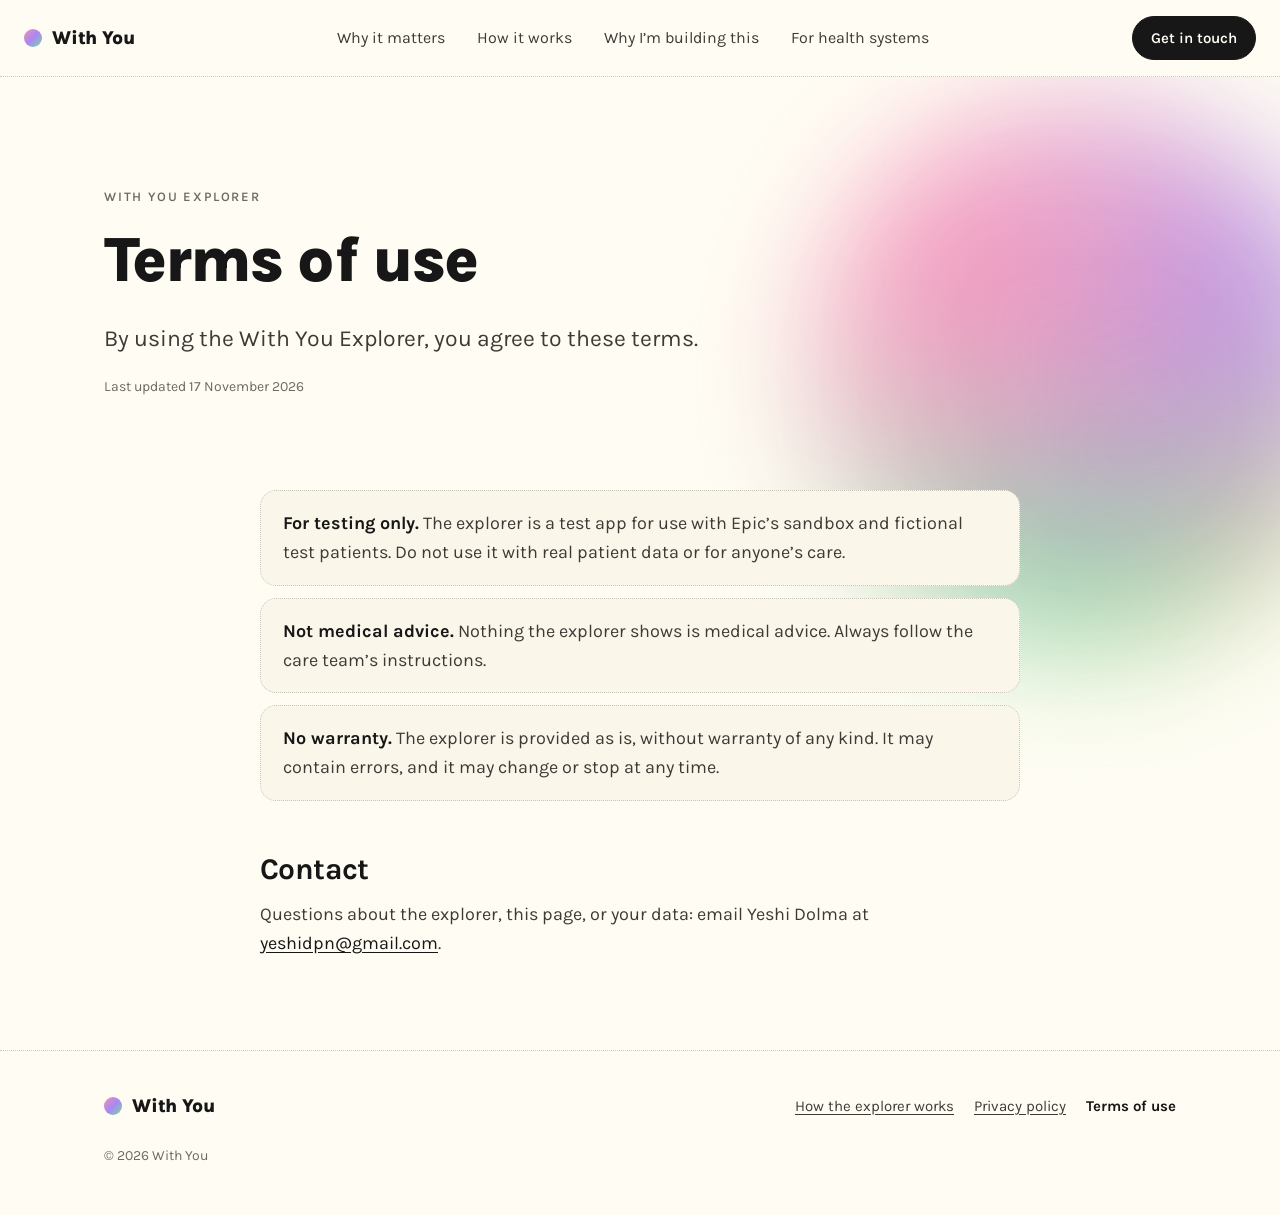
<file: terms.html>
<!doctype html>
<html lang="en">
<head>
  <meta charset="utf-8" />
  <meta name="viewport" content="width=device-width, initial-scale=1" />
  <title>Terms of use · With You Explorer</title>
  <meta name="description" content="Terms of use for the With You Explorer: for testing only, not medical advice, and provided without warranty." />
  <link rel="preconnect" href="https://fonts.googleapis.com" />
  <link rel="preconnect" href="https://fonts.gstatic.com" crossorigin />
  <link href="https://fonts.googleapis.com/css2?family=Instrument+Serif:ital@1&family=Karla:ital,wght@0,300..800;1,300..800&display=swap" rel="stylesheet" />
  <link rel="stylesheet" href="styles.css" />
  <script>document.documentElement.classList.add("js")</script>
  <script src="script.js" defer></script>
  <link rel="icon" href="icon.svg" type="image/svg+xml" />
  <link rel="apple-touch-icon" href="apple-touch-icon.png" />
  <meta name="theme-color" content="#fffdf3" />
  <!-- link previews (LinkedIn, WhatsApp, iMessage, Slack, X …) -->
  <meta property="og:type" content="website" />
  <meta property="og:site_name" content="With You" />
  <meta property="og:title" content="Terms of use · With You Explorer" />
  <meta property="og:description" content="Terms of use for the With You Explorer: for testing only, not medical advice, and provided without warranty." />
  <meta property="og:url" content="https://yeshinin.github.io/with-you/terms.html" />
  <meta property="og:image" content="https://yeshinin.github.io/with-you/images/og-image.png" />
  <meta property="og:image:width" content="1200" />
  <meta property="og:image:height" content="630" />
  <meta property="og:image:alt" content="With You: understand your care, navigate daily life, recover with support." />
  <meta name="twitter:card" content="summary_large_image" />
  <meta name="twitter:image" content="https://yeshinin.github.io/with-you/images/og-image.png" />
</head>
<body>

  <!-- ============ NAV ============ -->
  <header class="nav">
    <a href="index.html#top" class="brand">
      <span class="brand-dot" aria-hidden="true"></span>
      With You
    </a>
    <nav class="nav-links" id="site-menu" aria-label="Main">
      <a href="index.html#why">Why it matters</a>
      <a href="index.html#how">How it works</a>
      <a href="why.html">Why I’m building this</a>
      <a href="partners.html">For health systems</a>
    </nav>
    <div class="nav-actions">
      <a href="#contact" class="btn btn-dark btn-sm">Get in touch</a>
      <button class="menu-toggle" type="button" aria-controls="site-menu" aria-expanded="false" aria-label="Menu">
        <span></span><span></span>
      </button>
    </div>
  </header>

  <main id="top" class="page-clip doc-page">
    <div class="orb orb-1" aria-hidden="true"></div>

    <section class="p-hero container">
      <p class="eyebrow">With You Explorer</p>
      <h1>Terms of use</h1>
      <p class="lede">By using the With You Explorer, you agree to these terms.</p>
      <p class="doc-date">Last updated 17 November 2026</p>
    </section>

    <section class="container doc">
      <ul class="doc-points">
        <li><strong>For testing only.</strong> The explorer is a test app for use with Epic’s sandbox and fictional test patients. Do not use it with real patient data or for anyone’s care.</li>
        <li><strong>Not medical advice.</strong> Nothing the explorer shows is medical advice. Always follow the care team’s instructions.</li>
        <li><strong>No warranty.</strong> The explorer is provided as is, without warranty of any kind. It may contain errors, and it may change or stop at any time.</li>
      </ul>
    </section>

    <!-- ============ CONTACT ============ -->
    <section class="container doc doc-contact" id="contact">
      <h2>Contact</h2>
      <p>Questions about the explorer, this page, or your data: email Yeshi Dolma at <a href="mailto:yeshidpn@gmail.com?subject=With%20You%20Explorer">yeshidpn@gmail.com</a>.</p>
    </section>
  </main>

  <!-- ============ FOOTER ============ -->
  <footer class="footer">
    <div class="container">
      <div class="footer-top">
        <span class="brand"><span class="brand-dot" aria-hidden="true"></span>With You</span>
        <nav class="doc-links" aria-label="With You Explorer">
          <a href="epic-app.html">How the explorer works</a>
          <a href="privacy.html">Privacy policy</a>
          <a href="terms.html" aria-current="page">Terms of use</a>
        </nav>
      </div>
      <p class="muted small">© 2026 With You</p>
    </div>
  </footer>

</body>
</html>
</file>
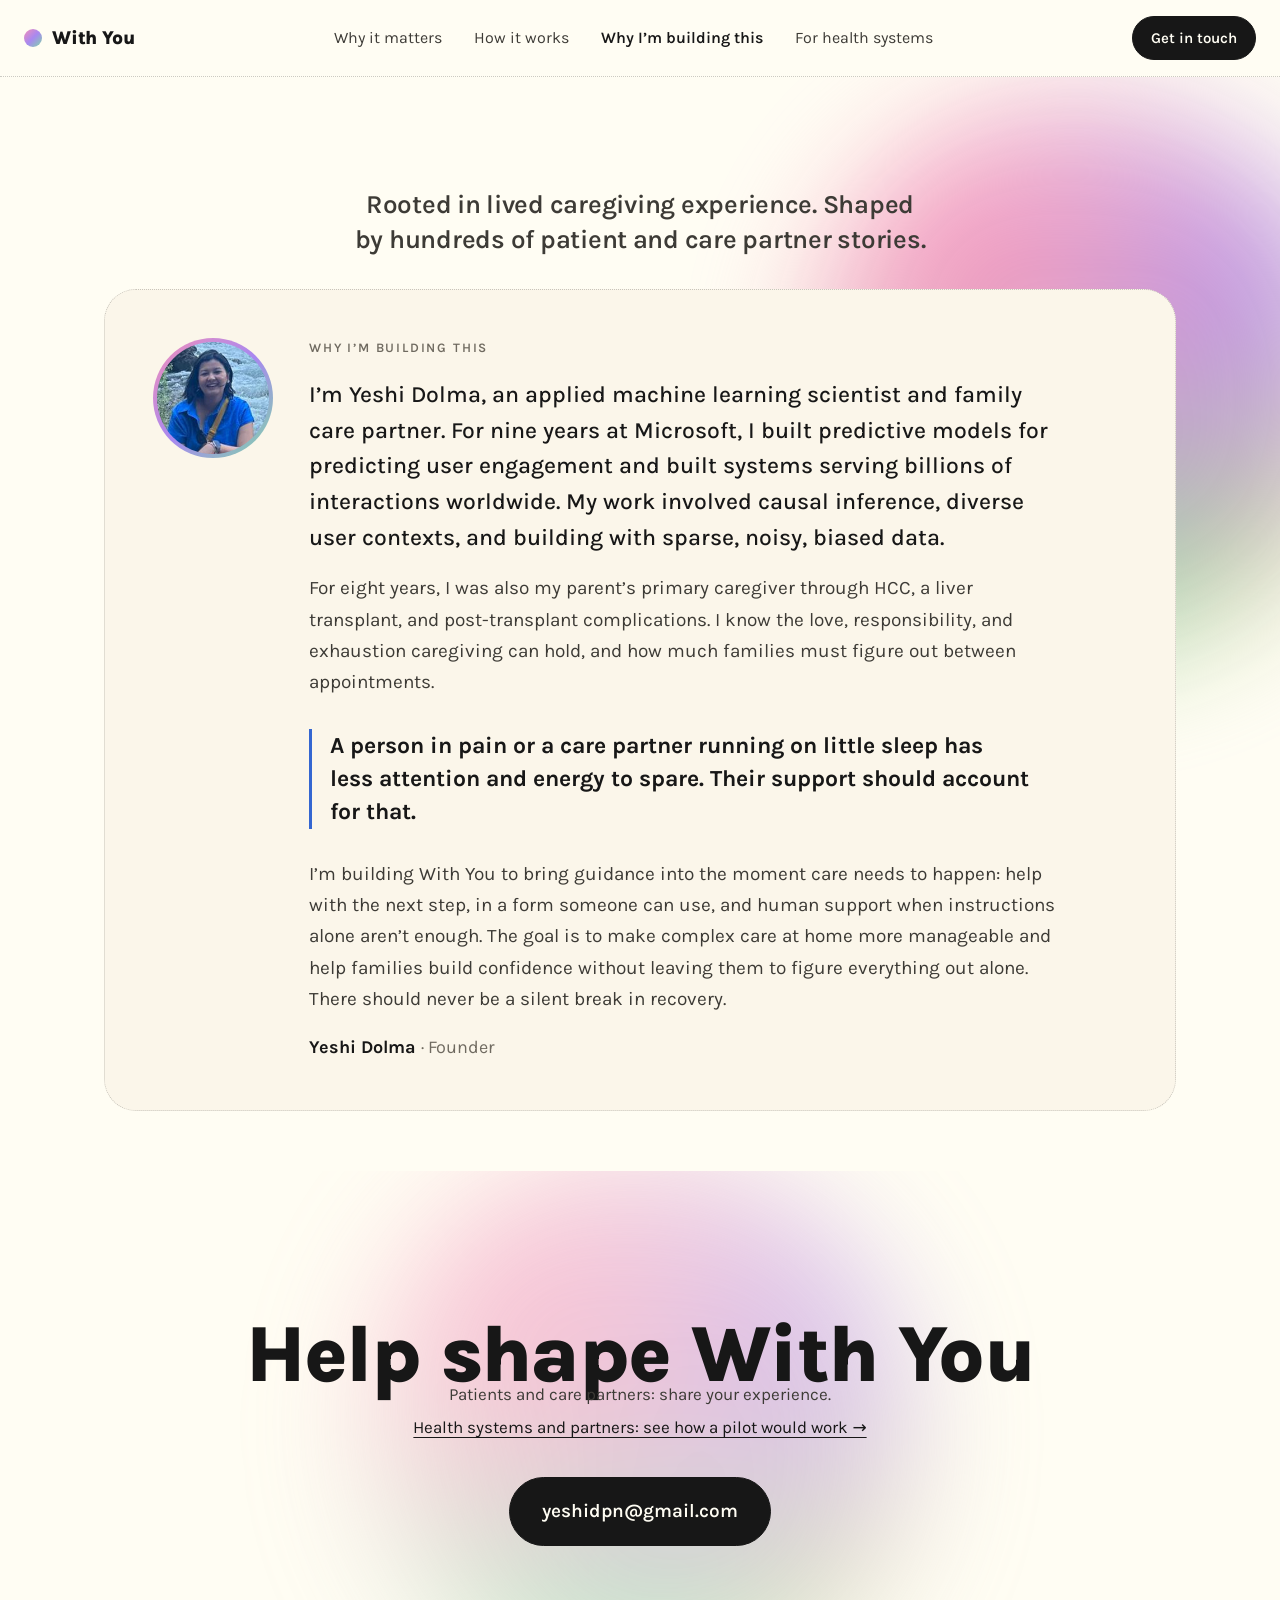
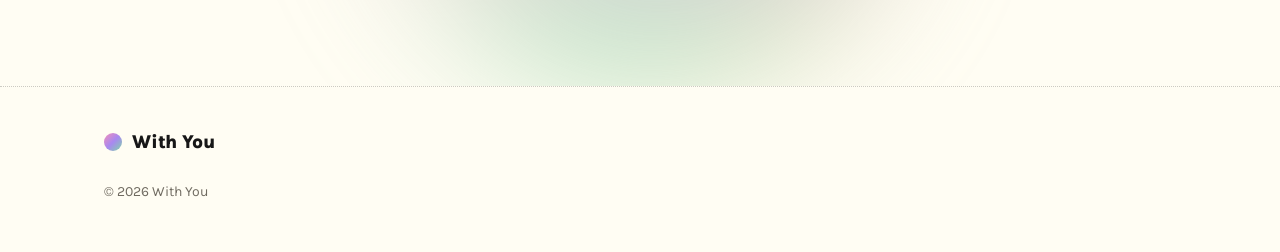
<file: why.html>
<!doctype html>
<html lang="en">
<head>
  <meta charset="utf-8" />
  <meta name="viewport" content="width=device-width, initial-scale=1" />
  <title>Why I’m building With You</title>
  <meta name="description" content="Why Yeshi Dolma is building With You, a voice-first companion for patients and care partners." />
  <link rel="preconnect" href="https://fonts.googleapis.com" />
  <link rel="preconnect" href="https://fonts.gstatic.com" crossorigin />
  <link href="https://fonts.googleapis.com/css2?family=Instrument+Serif:ital@1&family=Karla:ital,wght@0,300..800;1,300..800&display=swap" rel="stylesheet" />
  <link rel="stylesheet" href="styles.css" />
  <script>document.documentElement.classList.add("js")</script>
  <script src="script.js" defer></script>
  <link rel="icon" href="icon.svg" type="image/svg+xml" />
  <link rel="apple-touch-icon" href="apple-touch-icon.png" />
  <meta name="theme-color" content="#fffdf3" />
  <!-- link previews (LinkedIn, WhatsApp, iMessage, Slack, X …) -->
  <meta property="og:type" content="website" />
  <meta property="og:site_name" content="With You" />
  <meta property="og:title" content="Why I’m building With You" />
  <meta property="og:description" content="Why Yeshi Dolma is building With You, a voice-first companion for patients and care partners." />
  <meta property="og:url" content="https://yeshinin.github.io/with-you/why.html" />
  <meta property="og:image" content="https://yeshinin.github.io/with-you/images/og-image.png" />
  <meta property="og:image:width" content="1200" />
  <meta property="og:image:height" content="630" />
  <meta property="og:image:alt" content="With You: understand your care, navigate daily life, recover with support." />
  <meta name="twitter:card" content="summary_large_image" />
  <meta name="twitter:image" content="https://yeshinin.github.io/with-you/images/og-image.png" />
</head>
<body>

  <!-- ============ NAV ============ -->
  <header class="nav">
    <a href="index.html#top" class="brand">
      <span class="brand-dot" aria-hidden="true"></span>
      With You
    </a>
    <nav class="nav-links" id="site-menu" aria-label="Main">
      <a href="index.html#why">Why it matters</a>
      <a href="index.html#how">How it works</a>
      <a href="why.html" aria-current="page">Why I’m building this</a>
      <a href="partners.html">For health systems</a>
    </nav>
    <div class="nav-actions">
      <a href="#contact" class="btn btn-dark btn-sm">Get in touch</a>
      <button class="menu-toggle" type="button" aria-controls="site-menu" aria-expanded="false" aria-label="Menu">
        <span></span><span></span>
      </button>
    </div>
  </header>

  <main id="top" class="page-clip">
    <div class="orb orb-1" aria-hidden="true"></div>
    <!-- ============ FOUNDER ============ -->
    <section class="founder founder-page container" id="founder">
      <p class="founder-lead">Rooted in lived caregiving experience. Shaped by hundreds of patient and care partner stories.</p>
      <div class="founder-card">
        <img class="avatar avatar-photo" src="images/yeshi.jpg" alt="Yeshi Dolma" width="120" height="120" />
        <div>
          <p class="eyebrow">Why I’m building this</p>
          <div class="founder-story">
            <p>I’m Yeshi Dolma, an applied machine learning scientist and family care partner. For nine years at Microsoft, I built predictive models for predicting user engagement and built systems serving billions of interactions worldwide. My work involved causal inference, diverse user contexts, and building with sparse, noisy, biased data.</p>
            <p>For eight years, I was also my parent’s primary caregiver through HCC, a liver transplant, and post-transplant complications. I know the love, responsibility, and exhaustion caregiving can hold, and how much families must figure out between appointments.</p>
            <p class="founder-pull">A person in pain or a care partner running on little sleep has less attention and energy to spare. Their support should account for that.</p>
            <p>I’m building With You to bring guidance into the moment care needs to happen: help with the next step, in a form someone can use, and human support when instructions alone aren’t enough. The goal is to make complex care at home more manageable and help families build confidence without leaving them to figure everything out alone. There should never be a silent break in recovery.</p>
          </div>
          <p class="founder-name">Yeshi Dolma <span>· Founder</span></p>
        </div>
      </div>
    </section>

    <!-- ============ CONTACT ============ -->
    <section class="contact" id="contact">
      <div class="orb orb-3" aria-hidden="true"></div>
      <div class="container contact-inner">
        <h2>Help shape With You</h2>
        <p class="contact-lines">
          <span>Patients and care partners: share your experience.</span>
          <a href="partners.html">Health systems and partners: see how a pilot would work →</a>
        </p>
        <a class="btn btn-dark btn-lg" href="mailto:yeshidpn@gmail.com?subject=With%20You">
          yeshidpn@gmail.com
        </a>
      </div>
    </section>

  </main>

  <!-- ============ FOOTER ============ -->
  <footer class="footer">
    <div class="container">
      <div class="footer-top">
        <a href="index.html" class="brand"><span class="brand-dot" aria-hidden="true"></span>With You</a>
      </div>
      <p class="muted small">© 2026 With You</p>
    </div>
  </footer>

</body>
</html>
</file>
<file: styles.css>
/* ==========================================================
   With You — landing page
   Palette inspired by asimorb.com: warm white, ink, coral/rose orbs
   ========================================================== */

:root {
  --bg: #fffdf3;
  --bg-soft: #fbf6ea;
  --ink: #171717;
  --ink-2: #3d3b36;
  --muted: #6f6a60;
  --line: rgba(23, 23, 23, 0.22);
  --coral: #e9846f;
  --rose: #efa6b4;
  --peach: #f6c7a8;

  /* Gradient colours: animated through three palettes (see @keyframes palette) */
  --c1: #f48fb8;
  --c2: #a888f0;
  --c3: #7fd6a8;
  --c4: #f5d06a;
  /* fixed blue for the With You hub (does not cycle with the palette) */
  --hub-blue: #3466d1;
  --hub-blue-deep: #1f3f8f;
  --hub-blue-soft: #a9c4f5;
  --radius: 22px;
  --max: 1120px;
  --font: "Karla", system-ui, -apple-system, "Segoe UI", sans-serif;
}

/* Registering the colours lets the browser animate smoothly between palettes */
@property --c1 { syntax: "<color>"; inherits: true; initial-value: #f48fb8; }
@property --c2 { syntax: "<color>"; inherits: true; initial-value: #a888f0; }
@property --c3 { syntax: "<color>"; inherits: true; initial-value: #7fd6a8; }
@property --c4 { syntax: "<color>"; inherits: true; initial-value: #f5d06a; }

:root { animation: palette 24s ease-in-out infinite; }

@keyframes palette {
  /* pink / purple / green */
  0%, 100% { --c1: #f48fb8; --c2: #a888f0; --c3: #7fd6a8; --c4: #f48fb8; }
  /* blue / green / pink */
  33%      { --c1: #7fb6f2; --c2: #7fd6a8; --c3: #f48fb8; --c4: #7fb6f2; }
  /* purple / pink / orange / yellow */
  66%      { --c1: #a888f0; --c2: #f48fb8; --c3: #f7a072; --c4: #f5d06a; }
}

* { box-sizing: border-box; }

html { scroll-behavior: smooth; scroll-padding-top: 80px; }

body {
  margin: 0;
  background: var(--bg);
  color: var(--ink);
  font-family: var(--font);
  font-size: 18px;
  line-height: 1.6;
  -webkit-font-smoothing: antialiased;
  overflow-x: hidden;
}

h1, h2, h3 { line-height: 1.1; letter-spacing: -0.02em; margin: 0; }
h2 { font-size: clamp(30px, 4.4vw, 48px); font-weight: 700; max-width: 22ch; }
h3 { font-size: 21px; font-weight: 700; }
a { color: inherit; }
sup { font-size: 0.6em; color: var(--muted); margin-left: 1px; }

.container { max-width: var(--max); margin: 0 auto; padding: 0 24px; }

.eyebrow {
  font-size: 13px;
  font-weight: 600;
  letter-spacing: 0.14em;
  text-transform: uppercase;
  color: var(--muted);
  margin: 0 0 18px;
}

.section-lede { color: var(--ink-2); max-width: 60ch; margin: 18px 0 0; }

/* ---------- Buttons ---------- */
.btn {
  display: inline-flex;
  align-items: center;
  gap: 8px;
  padding: 13px 24px;
  border-radius: 999px;
  text-decoration: none;
  font-weight: 600;
  font-size: 16px;
  border: 1px solid var(--ink);
  transition: transform 0.15s ease, background 0.15s ease;
}
.btn:hover { transform: translateY(-1px); }
.btn-dark { background: var(--ink); color: var(--bg); }
.btn-dark:hover { background: #000; }
.btn-ghost { background: transparent; color: var(--ink); }
.btn-ghost:hover { background: rgba(23, 23, 23, 0.05); }
.btn-sm { padding: 9px 18px; font-size: 15px; }
.btn-lg { padding: 18px 32px; font-size: 19px; }

/* ---------- Nav ---------- */
.nav {
  position: sticky;
  top: 0;
  z-index: 10;
  display: flex;
  align-items: center;
  justify-content: space-between;
  gap: 24px;
  padding: 16px 24px;
  background: rgba(255, 253, 243, 0.82);
  backdrop-filter: blur(12px);
  -webkit-backdrop-filter: blur(12px);
  border-bottom: 1px dotted var(--line);
}
.brand {
  display: inline-flex;
  align-items: center;
  gap: 10px;
  font-weight: 800;
  font-size: 19px;
  letter-spacing: -0.01em;
  text-decoration: none;
}
.brand-dot {
  width: 18px;
  height: 18px;
  border-radius: 50%;
  background: linear-gradient(135deg, var(--c1), var(--c2) 50%, var(--c3));
}
.nav-links { display: flex; gap: 32px; }
.nav-links a { text-decoration: none; font-size: 16px; color: var(--ink-2); }
.nav-links a:hover { color: var(--ink); }
.nav-links a[aria-current="page"] { color: var(--ink); font-weight: 600; }
.nav-actions { display: flex; align-items: center; gap: 10px; }

/* phone menu button (two lines that become an ×) */
.menu-toggle {
  display: none;
  width: 40px;
  height: 40px;
  border-radius: 50%;
  border: 1px solid var(--line);
  background: transparent;
  cursor: pointer;
  position: relative;
}
.menu-toggle span {
  position: absolute;
  left: 11px;
  right: 11px;
  height: 2px;
  border-radius: 2px;
  background: var(--ink);
  transition: transform 0.2s ease, top 0.2s ease;
}
.menu-toggle span:first-child { top: 15px; }
.menu-toggle span:last-child { top: 22px; }
.nav.menu-open .menu-toggle span:first-child { top: 18px; transform: rotate(45deg); }
.nav.menu-open .menu-toggle span:last-child { top: 18px; transform: rotate(-45deg); }

/* ---------- Hero ---------- */
.hero {
  position: relative;
  overflow: hidden;
  padding: 110px 24px 0;
}
.hero-inner {
  position: relative;
  max-width: var(--max);
  margin: 0 auto;
  z-index: 1;
}
.hero h1 {
  font-size: clamp(36px, 5.6vw, 72px);
  max-width: 23ch;
  text-wrap: balance;
  font-weight: 800;
  letter-spacing: -0.035em;
  line-height: 1.02;
}
.hero h1 .soft { display: block; color: var(--coral); }
.lede {
  font-size: clamp(19px, 2vw, 23px);
  color: var(--ink-2);
  max-width: 40ch;
  margin: 28px 0 36px;
}
/* the home hero uses about three quarters of the width, leaving room for the glow */
.hero .lede { max-width: 54ch; }
.tagline { max-width: 60ch; margin: -14px 0 34px; font-size: clamp(18px, 1.7vw, 20px); font-weight: 600; color: var(--ink); }
.hero-actions { display: flex; gap: 12px; flex-wrap: wrap; align-items: center; }
.hero-link { margin-left: 6px; font-size: 16px; color: var(--ink-2); text-underline-offset: 4px; }
.hero-link:hover { color: var(--ink); }

/* ---------- What's different (floating card in the hero) ---------- */
.diff-card {
  position: relative;
  z-index: 2;
  max-width: var(--max);
  margin: 88px auto 0;
  padding: 44px 48px 36px;
  border-radius: calc(var(--radius) + 6px);
  background: rgba(255, 255, 255, 0.92);
  border: 1px solid rgba(23, 23, 23, 0.07);
  box-shadow: 0 40px 80px -40px rgba(31, 63, 143, 0.35), 0 12px 28px -18px rgba(23, 23, 23, 0.18);
  backdrop-filter: blur(12px);
  -webkit-backdrop-filter: blur(12px);
}
.diff-card h2 { max-width: none; text-wrap: balance; }
.diff-intro { max-width: none; margin: 16px 0 0; font-size: 17px; line-height: 1.6; color: var(--ink-2); }
.diff-intro strong { display: block; margin-top: 10px; font-style: italic; font-weight: 700; color: var(--hub-blue); }
.billboard { display: grid; margin: 34px 0 0; padding: 0; list-style: none; }
.bb-slide {
  grid-area: 1 / 1;
  display: grid;
  grid-template-columns: minmax(0, 1fr) auto minmax(0, 1.25fr);
  gap: 28px;
  align-items: center;
  align-content: center;
  padding: 34px 36px;
  border-radius: var(--radius);
  background: var(--bg-soft);
  opacity: 0;
  visibility: hidden;
  transform: translateY(18px) scale(0.985);
  transition: opacity 0.5s ease, transform 0.6s cubic-bezier(0.2, 0.8, 0.2, 1), visibility 0s linear 0.6s;
}
.bb-slide.is-on { opacity: 1; visibility: visible; transform: none; transition-delay: 0s; }
.bb-label { display: block; margin-bottom: 10px; font-size: 13px; font-weight: 700; letter-spacing: 0.07em; text-transform: uppercase; color: var(--muted); }
.bb-tool p, .bb-ours p { margin: 0; }
.bb-tool .bb-label { color: #a3302a; }
.bb-tool p { font-size: clamp(22px, 2.4vw, 30px); font-weight: 700; line-height: 1.2; letter-spacing: -0.015em; color: #a3302a; }
/* the generic line gets crossed out once it has been read */
.bb-strike {
  background: linear-gradient(currentColor, currentColor) 0 58% / 0% 3px no-repeat;
  transition: background-size 0.7s ease;
}
.bb-slide.is-on .bb-strike { background-size: 100% 3px; transition-delay: 1.1s; }
.bb-arrow { font-size: 30px; color: var(--hub-blue); opacity: 0; transform: translateX(-8px); transition: opacity 0.4s ease, transform 0.4s ease; }
.bb-ours { opacity: 0; transform: translateY(10px); transition: opacity 0.6s ease, transform 0.6s ease; }
.bb-ours .bb-label { color: var(--hub-blue-deep); }
.bb-ours p { font-size: clamp(18px, 1.7vw, 21px); line-height: 1.45; color: var(--ink); }
.bb-slide.is-on .bb-arrow { opacity: 1; transform: none; transition-delay: 1.5s; }
.bb-slide.is-on .bb-ours { opacity: 1; transform: none; transition-delay: 1.7s; }
.bb-dots { display: flex; gap: 8px; margin-top: 18px; }
.bb-dot { position: relative; width: 34px; height: 22px; padding: 0; border: 0; background: none; cursor: pointer; }
.bb-dot span { position: absolute; left: 0; right: 0; top: 9px; height: 4px; border-radius: 4px; background: rgba(23, 23, 23, 0.14); overflow: hidden; }
.bb-dot span::after { content: ""; position: absolute; inset: 0; width: 0; background: var(--ink); border-radius: inherit; }
.bb-dot.is-on span::after { animation: bb-fill 7s linear forwards; }
.billboard-paused .bb-dot.is-on span::after { animation-play-state: paused; }
@keyframes bb-fill { from { width: 0; } to { width: 100%; } }
@media (prefers-reduced-motion: reduce) {
  .bb-slide, .bb-strike, .bb-arrow, .bb-ours { transition: none !important; }
  .bb-dot.is-on span::after { animation: none; width: 100%; }
}
.diff-close { margin: 26px 0 0; padding-top: 22px; border-top: 1px solid var(--line); font-size: 18px; font-weight: 600; color: var(--ink-2); }

.orb {
  position: absolute;
  border-radius: 50%;
  filter: blur(60px);
  opacity: 0.95;
  pointer-events: none;
  /* four colour blobs blended into one soft orb */
  background:
    radial-gradient(circle at 30% 30%, var(--c1), transparent 62%),
    radial-gradient(circle at 72% 35%, var(--c2), transparent 62%),
    radial-gradient(circle at 45% 75%, var(--c3), transparent 64%),
    radial-gradient(circle at 75% 72%, var(--c4), transparent 58%);
}
.orb-1 {
  width: 560px; height: 560px;
  right: -80px; top: 20px;
  animation: drift 18s ease-in-out infinite alternate, spin 40s linear infinite;
}
.orb-2 {
  width: 340px; height: 340px;
  right: 380px; top: 340px;
  opacity: 0.55;
  animation: drift 22s ease-in-out infinite alternate-reverse, spin 50s linear infinite reverse;
}
@keyframes drift {
  from { translate: 0 0; scale: 1; }
  to   { translate: -40px 30px; scale: 1.08; }
}
@keyframes spin {
  to { rotate: 360deg; }
}
@media (prefers-reduced-motion: reduce) {
  :root, .orb { animation: none; }
  html { scroll-behavior: auto; }
}

/* ---------- Octopus diagram (hero) ---------- */
/* Only the hub shows at first; hovering it (.open) grows the arms out.
   The arm nearest the cursor gets .on and the rest dim. */
.octo-lead {
  position: relative;
  z-index: 1;
  max-width: 980px;
  margin: 88px auto 0;
  padding: 0 24px;
  font-size: clamp(19px, 1.9vw, 23px);
  font-weight: 600;
  line-height: 1.45;
  text-align: center;
  text-wrap: balance;
  color: var(--ink);
}
.octo-lead p { margin: 0; }
.octo-lead-main { max-width: 34ch; margin: 0 auto !important; font-size: clamp(22px, 2.5vw, 30px); font-weight: 700; letter-spacing: -0.015em; line-height: 1.25; color: var(--ink); }
.octo-lead-sub { max-width: 72ch; margin: 10px auto 0 !important; font-size: clamp(15px, 1.35vw, 17px); font-style: italic; font-weight: 400; line-height: 1.5; color: var(--ink-2); }
.octo-lead + .octo { margin-top: 36px; }
.octo {
  position: relative;
  z-index: 1;
  max-width: var(--max);
  aspect-ratio: 1000 / 540;
  margin: 72px auto 0;
}
.octo-arms { position: absolute; inset: 0; width: 100%; height: 100%; overflow: visible; pointer-events: none; }
.octo-arms path {
  fill: none;
  stroke: url(#arm-grad);
  stroke-width: 3;
  stroke-linecap: round;
  stroke-dasharray: 1;
  stroke-dashoffset: 1;
  transition: stroke-dashoffset 0.45s ease, opacity 0.25s ease, stroke-width 0.25s ease;
}
.octo-arms circle { fill: url(#arm-grad); opacity: 0; transition: opacity 0.2s ease, r 0.25s ease; }
.octo.open .octo-arms path { stroke-dashoffset: 0; transition: stroke-dashoffset 0.8s ease var(--d), opacity 0.25s ease, stroke-width 0.25s ease; }
.octo.open .octo-arms circle { opacity: 1; transition: opacity 0.3s ease calc(var(--d) + 0.6s), r 0.25s ease; }
.octo[data-active] .octo-arms path:not(.on),
.octo[data-active] .octo-arms circle:not(.on) { opacity: 0.22; }
.octo-arms path.on { stroke-width: 5; }
.octo-arms circle.on { r: 8; }

/* centre hub */
.hub {
  position: absolute;
  left: 50%;
  top: 50%;
  width: 34%;
  min-height: 34%;
  transform: translate(-50%, -50%);
  display: grid;
  place-items: center;
  padding: 26px 28px;
  border-radius: 30px;
  background: #fff;
  border: 1px solid rgba(23, 23, 23, 0.06);
  box-shadow: 0 30px 60px -30px rgba(52, 102, 209, 0.45),
              0 0 0 10px rgba(52, 102, 209, 0.1);
  text-align: center;
  cursor: pointer;
  outline: none;
  transition: box-shadow 0.3s ease, transform 0.3s ease;
}
.octo.open .hub {
  transform: translate(-50%, -50%) scale(1.03);
  box-shadow: 0 30px 60px -30px rgba(52, 102, 209, 0.55),
              0 0 0 16px rgba(52, 102, 209, 0.14);
}
.hub:focus-visible { box-shadow: 0 0 0 3px var(--ink); }
.hub-default { display: flex; flex-direction: column; align-items: center; gap: 6px; }
.hub-default strong {
  font-size: clamp(34px, 3.6vw, 46px);
  line-height: 1;
  padding: 0 0.1em 0.08em;
  background: linear-gradient(100deg, var(--hub-blue-deep), var(--hub-blue));
  -webkit-background-clip: text;
  background-clip: text;
}
.hub-default span { font-size: 16px; color: var(--ink-2); }
.hub-hint { margin-top: 6px; font-size: 13px; color: var(--muted); transition: opacity 0.3s ease; }
.octo.open .hub-hint { opacity: 0; }
.hub-wave { display: flex; gap: 4px; align-items: center; height: 26px; margin-bottom: 4px; }
.hub-wave i {
  width: 4px;
  height: 100%;
  border-radius: 3px;
  background: linear-gradient(var(--hub-blue-soft), var(--hub-blue));
  animation: hubwave 1.4s ease-in-out infinite;
}
.hub-wave i:nth-child(2n) { animation-delay: -0.35s; }
.hub-wave i:nth-child(3n) { animation-delay: -0.7s; }
@keyframes hubwave { 0%, 100% { transform: scaleY(0.35); } 50% { transform: scaleY(1); } }

/* arm labels */
.arms { list-style: none; margin: 0; padding: 0; }
.arm {
  position: absolute;
  max-width: 23%;
  transform: translateY(-50%) scale(0.92);
  opacity: 0;
  transition: opacity 0.2s ease, transform 0.25s ease;
}
.arm-l { text-align: right; transform-origin: right center; }
.arm-r { transform-origin: left center; }
.octo.open .arm {
  opacity: 1;
  transform: translateY(-50%) scale(1);
  transition: opacity 0.35s ease calc(var(--d) + 0.45s), transform 0.35s ease calc(var(--d) + 0.45s);
}
.arm-label {
  display: inline-block;
  font: inherit;
  color: var(--ink);
  text-align: inherit;
  cursor: pointer;
  font-size: 15px;
  font-weight: 600;
  line-height: 1.3;
  padding: 10px 16px;
  border-radius: 18px;
  border: 1px solid rgba(23, 23, 23, 0.12);
  background: rgba(255, 255, 255, 0.9);
  transition: background 0.2s ease, color 0.2s ease, border-color 0.2s ease, opacity 0.2s ease, transform 0.2s ease;
}
.arm-label:focus-visible { outline: 3px solid var(--hub-blue); outline-offset: 2px; }

/* sub-points: one bubble that pops out of the focused label
   (below it, or above it for the bottom arms) */
.arm-subs {
  position: absolute;
  z-index: 3;
  top: calc(100% + 12px);
  width: max-content;
  max-width: 300px;
  margin: 0;
  padding: 14px 16px;
  list-style: none;
  text-align: left;
  font-size: 14px;
  font-weight: 500;
  line-height: 1.4;
  color: var(--ink);
  background: #fff;
  border: 1px solid rgba(52, 102, 209, 0.18);
  border-radius: 16px;
  box-shadow: 0 18px 40px -18px rgba(31, 63, 143, 0.35);
  opacity: 0;
  pointer-events: none;
  transform: translateY(-6px) scale(0.96);
  transition: opacity 0.15s ease, transform 0.15s ease;
}
.arm-l .arm-subs { right: 0; transform-origin: top right; }
.arm-r .arm-subs { left: 0; transform-origin: top left; }
.arm-up .arm-subs { top: auto; bottom: calc(100% + 12px); transform: translateY(6px) scale(0.96); }
.arm-l.arm-up .arm-subs { transform-origin: bottom right; }
.arm-r.arm-up .arm-subs { transform-origin: bottom left; }
/* little tail pointing back at the label */
.arm-subs::before {
  content: "";
  position: absolute;
  top: -7px;
  width: 12px;
  height: 12px;
  background: #fff;
  border-left: 1px solid rgba(52, 102, 209, 0.18);
  border-top: 1px solid rgba(52, 102, 209, 0.18);
  transform: rotate(45deg);
}
.arm-l .arm-subs::before { right: 28px; }
.arm-r .arm-subs::before { left: 28px; }
.arm-up .arm-subs::before { top: auto; bottom: -7px; transform: rotate(225deg); }
.arm-how { margin: 0; }
/* the spoken line: reads like something the person would hear */
.arm-example {
  position: relative;
  margin: 10px 0 0;
  padding: 9px 13px;
  border-radius: 14px 14px 14px 4px;
  background: var(--bg-soft);
  border: 1px solid rgba(23, 23, 23, 0.08);
  font-size: 13.5px;
  font-style: italic;
  font-weight: 500;
  line-height: 1.45;
  color: var(--ink-2);
  white-space: pre-line;
  transition: opacity 0.3s ease;
}
.arm-example.is-swapping { opacity: 0; }
.arm.on { z-index: 5; }   /* keep the focused arm and its bubble above the other labels */
.arm.on .arm-subs {
  opacity: 1;
  transform: none;
  pointer-events: auto;
  transition: opacity 0.25s ease 0.05s, transform 0.25s ease 0.05s;
}
.octo[data-active] .arm:not(.on) .arm-label { opacity: 0.45; }
.arm.on .arm-label { background: var(--ink); color: var(--bg); border-color: var(--ink); }
.arm-l.on .arm-label { transform: translateX(-6px); }
.arm-r.on .arm-label { transform: translateX(6px); }

@media (prefers-reduced-motion: reduce) {
  .octo-arms path, .octo-arms circle, .arm, .hub { transition: none !important; }
  .hub-wave i { animation: none; }
  .arm-example { transition: none; }
}

/* ---------- Belief ---------- */
.belief {
  max-width: 900px;
  margin: 0 auto;
  padding: 110px 24px;
  text-align: center;
}
.belief p {
  margin: 0;
  font-size: clamp(24px, 3.2vw, 36px);
  line-height: 1.3;
  font-weight: 500;
  letter-spacing: -0.015em;
}

/* ---------- Stats ---------- */
.stats {
  /* soft wash of the changing palette instead of a dark band */
  background: linear-gradient(135deg,
    color-mix(in oklab, var(--c2), var(--bg) 80%),
    color-mix(in oklab, var(--c1), var(--bg) 84%) 50%,
    color-mix(in oklab, var(--c3), var(--bg) 82%));
  color: var(--ink);
  padding: 100px 0;
  border-radius: 36px;
  margin: 0 16px;
}
.stats h2 { max-width: 26ch; }

.stat-list {
  list-style: none;
  margin: 64px 0 0;
  padding: 0;
}
.stat {
  display: grid;
  grid-template-columns: minmax(220px, 0.9fr) 1.4fr;
  gap: 32px;
  align-items: baseline;
  padding: 40px 0;
  border-top: 1px dotted var(--line);
}
.stat-num {
  font-size: clamp(48px, 7vw, 88px);
  font-weight: 800;
  letter-spacing: -0.04em;
  line-height: 1;
  /* deeper versions of the palette so numbers stay readable on the light wash */
  background: linear-gradient(120deg,
    color-mix(in oklab, var(--c2), #1e0e36 45%),
    color-mix(in oklab, var(--c1), #3a0c26 40%) 50%,
    color-mix(in oklab, var(--c3), #0c2422 50%));
  -webkit-background-clip: text;
  background-clip: text;
  color: transparent;
}
.stat-label { font-size: clamp(19px, 2vw, 23px); color: var(--ink-2); line-height: 1.45; max-width: 34ch; }
.stat-accent .stat-label { color: var(--ink); font-weight: 600; }

/* ---------- Scroll reveal (only when JS is on) ---------- */
.js .reveal {
  opacity: 0;
  translate: 0 28px;
  transition: opacity 0.9s ease, translate 0.9s ease;
}
.js .reveal.is-visible { opacity: 1; translate: 0 0; }
@media (prefers-reduced-motion: reduce) {
  .js .reveal { opacity: 1; translate: none; transition: none; }
}

/* ---------- Compare ---------- */
.compare { padding-top: 130px; padding-bottom: 40px; }
.compare h2 { max-width: 28ch; }
.compare-grid {
  display: grid;
  grid-template-columns: 1fr 1fr;
  gap: 24px;
  margin-top: 48px;
}
.track {
  border-radius: var(--radius);
  padding: 32px;
}
.track h3 { margin-bottom: 20px; }
.track ol { list-style: none; margin: 0; padding: 0; }
.track li {
  position: relative;
  padding: 16px 0 16px 0;
  border-top: 1px dotted var(--line);
  font-size: 17px;
  color: var(--ink-2);
}
.day {
  display: block;
  font-size: 13px;
  font-weight: 700;
  letter-spacing: 0.1em;
  text-transform: uppercase;
  margin-bottom: 4px;
}
.track li strong { display: block; color: var(--ink); font-weight: 700; margin-bottom: 2px; }
.track-without { background: var(--bg-soft); border: 1px solid rgba(23, 23, 23, 0.08); }
.track-without h3, .track-without .day { color: var(--muted); }
.track-with {
  background: linear-gradient(160deg,
    color-mix(in oklab, var(--c1), transparent 70%),
    color-mix(in oklab, var(--c2), transparent 75%) 55%,
    color-mix(in oklab, var(--c3), transparent 72%));
  border: 1px solid color-mix(in oklab, var(--c2), transparent 50%);
}
.track-with .day { color: color-mix(in oklab, var(--c2), #1a0a30 50%); }
.track-with li { color: var(--ink); }

/* ---------- How it works ---------- */
.how { padding: 120px 0 60px; }
.how h2 { max-width: none; }
/* Italic serif in the shifting palette, used for accents */
.serif-gradient {
  font-family: "Instrument Serif", Georgia, serif;
  font-style: italic;
  font-weight: 400;
  letter-spacing: 0;
  background: linear-gradient(100deg,
    color-mix(in oklab, var(--c2), #1e0e36 45%),
    color-mix(in oklab, var(--c1), #3a0c26 40%) 50%,
    color-mix(in oklab, var(--c3), #0c2422 50%));
  -webkit-background-clip: text;
  background-clip: text;
  color: transparent;
}

/* Closing statement after the six ways */
.statement { padding-top: 70px; padding-bottom: 50px; text-align: center; }
.statement p {
  max-width: 30ch;
  margin: 0 auto;
  font-size: clamp(28px, 3.6vw, 44px);
  font-weight: 700;
  line-height: 1.2;
  letter-spacing: -0.02em;
  text-wrap: balance;
}
.statement .serif-gradient {
  text-wrap: balance;
  display: block;
  margin-top: 0;
  padding: 0 0.1em 0.1em;
  font-size: 1.25em;
  line-height: 1.1;
}

.melt {
  display: inline-block;
  padding: 0 0.08em;
  font-family: "Instrument Serif", Georgia, serif;
  font-style: italic;
  font-weight: 400;
  font-size: 1.22em;
  letter-spacing: 0;
  line-height: 1;
  background: linear-gradient(100deg,
    color-mix(in oklab, var(--c2), #1e0e36 45%),
    color-mix(in oklab, var(--c1), #3a0c26 40%) 50%,
    color-mix(in oklab, var(--c3), #0c2422 50%));
  -webkit-background-clip: text;
  background-clip: text;
  color: transparent;
  filter: url(#melt);
}
@media (prefers-reduced-motion: reduce) {
  .melt { filter: none; }
}
.modes { display: flex; flex-wrap: wrap; gap: 10px; margin-top: 28px; }
.modes span {
  padding: 8px 16px;
  border: 1px solid var(--line);
  border-radius: 999px;
  font-size: 15px;
  font-weight: 600;
  background: rgba(255, 255, 255, 0.5);
}
/* Horizontal, swipeable carousel of six photo cards */
.carousel-nav { display: flex; justify-content: flex-end; gap: 10px; margin-top: -44px; }
.arrow {
  width: 46px;
  height: 46px;
  border-radius: 50%;
  border: 1px solid var(--ink);
  background: transparent;
  color: var(--ink);
  font: 600 18px var(--font);
  cursor: pointer;
  transition: background 0.15s ease, color 0.15s ease;
}
.arrow:hover { background: var(--ink); color: var(--bg); }
.arrow:disabled { opacity: 0.3; cursor: default; background: transparent; color: var(--ink); }

.carousel {
  --edge: max(24px, calc((100vw - var(--max)) / 2 + 24px));
  display: flex;
  gap: 20px;
  margin-top: 28px;
  padding: 8px var(--edge) 24px;
  overflow-x: auto;
  scroll-snap-type: x mandatory;
  scroll-padding: 0 var(--edge);
  scrollbar-width: none;
  cursor: grab;
}
.carousel::-webkit-scrollbar { display: none; }
.carousel.dragging { cursor: grabbing; scroll-snap-type: none; }
.carousel.dragging .slide { pointer-events: none; }

.slide {
  position: relative;
  flex: 0 0 auto;
  width: min(420px, 82vw);
  aspect-ratio: 4 / 5;
  border-radius: 28px;
  overflow: hidden;
  scroll-snap-align: start;
  isolation: isolate;
  background: var(--ink);
}
.slide img {
  position: absolute;
  inset: 0;
  width: 100%;
  height: 100%;
  object-fit: cover;
  transform: scale(1.12);
  transition: transform 1.2s ease;
  user-select: none;
  -webkit-user-drag: none;
}
.slide:hover img { transform: scale(1.2); }
/* soft palette tint + dark fade so the text reads on any photo */
.slide::after {
  content: "";
  position: absolute;
  inset: 0;
  background:
    linear-gradient(180deg, transparent 35%, rgba(18, 14, 24, 0.82) 100%),
    linear-gradient(140deg,
      color-mix(in oklab, var(--c2), transparent 70%),
      color-mix(in oklab, var(--c1), transparent 80%) 50%,
      color-mix(in oklab, var(--c3), transparent 75%));
}
.slide-text {
  position: absolute;
  z-index: 1;
  left: 0;
  right: 0;
  bottom: 0;
  padding: 30px 30px 32px;
  color: #fff;
}
.slide .num {
  display: block;
  margin-bottom: 10px;
  font-size: 13px;
  font-weight: 700;
  letter-spacing: 0.14em;
  text-transform: uppercase;
  color: rgba(255, 255, 255, 0.75);
}
.slide h3 { font-size: clamp(26px, 2.6vw, 32px); font-weight: 800; letter-spacing: -0.02em; margin-bottom: 10px; }
.slide p { margin: 0; font-size: 17px; line-height: 1.45; color: rgba(255, 255, 255, 0.88); }

.credits { margin: 12px 0 0; font-size: 13px; }

.trust {
  margin: 40px 0 0;
  padding: 20px 0;
  border-top: 1px dotted var(--line);
  color: var(--muted);
  font-size: 16px;
}

/* ---------- Safe by design ---------- */
.safe { padding-top: 70px; padding-bottom: 30px; }
.safe-list { list-style: none; margin: 30px 0 0; padding: 0; display: grid; grid-template-columns: repeat(4, 1fr); gap: 16px; }
.safe-list li { padding: 22px; border-radius: var(--radius); background: var(--bg-soft); border: 1px dotted var(--line); }
.safe-list strong { display: block; margin-bottom: 6px; font-size: 17px; line-height: 1.3; }
.safe-list span { font-size: 15px; color: var(--ink-2); }

/* ---------- Partners page ---------- */
.p-hero { position: relative; z-index: 1; padding-top: 110px; padding-bottom: 80px; }
.p-hero h1 { max-width: 20ch; font-size: clamp(36px, 5.2vw, 64px); font-weight: 800; letter-spacing: -0.03em; line-height: 1.05; }
.p-hero .lede { margin-bottom: 0; }
.p-block { position: relative; z-index: 1; padding-top: 90px; }
.p-block p { max-width: 64ch; margin: 18px 0 0; color: var(--ink-2); }

/* hidden from sight, still read by screen readers */
.sr-only { position: absolute; width: 1px; height: 1px; padding: 0; margin: -1px; overflow: hidden; clip: rect(0 0 0 0); white-space: nowrap; border: 0; }

/* ---------- Partners page sections ---------- */
.p-hero h1 { max-width: 22ch; text-wrap: balance; }
.p-hero h1 .soft { display: block; color: var(--coral); }
.pp .p-hero .lede { max-width: 66ch; margin: 28px 0 30px; font-size: clamp(18px, 1.7vw, 20px); line-height: 1.6; }
.pp-goal-k { margin: 0 0 12px; font-size: 13px; font-weight: 700; letter-spacing: 0.12em; text-transform: uppercase; color: var(--ink-2); }
.pp-goals { list-style: none; margin: 0 0 36px; padding: 0; max-width: 960px; display: grid; grid-template-columns: repeat(2, minmax(0, 1fr)); gap: 10px 28px; }
.pp-goals li { position: relative; padding: 0 0 0 28px; font-size: 17px; line-height: 1.5; color: var(--ink); }
.pp-goals li::before { content: ""; position: absolute; left: 2px; top: 0.3em; width: 16px; height: 16px; border-radius: 50%; background: var(--hub-blue) url("data:image/svg+xml,%3Csvg xmlns='http://www.w3.org/2000/svg' viewBox='0 0 16 16'%3E%3Cpath d='M4.5 8.2l2.3 2.3 4.7-4.9' fill='none' stroke='white' stroke-width='1.8' stroke-linecap='round' stroke-linejoin='round'/%3E%3C/svg%3E") center / 16px no-repeat; }
.pp-goals li:first-child { grid-column: 1 / -1; font-weight: 600; }
.pp .p-block { padding-top: 110px; }
.pp .p-block h2 { max-width: 28ch; font-size: clamp(28px, 3.6vw, 42px); text-wrap: balance; }

/* stat cards */
.pp-cards { list-style: none; margin: 36px 0 0; padding: 0; display: grid; gap: 16px; }
.pp-cards-stack { margin-top: 0; grid-template-columns: 1fr; gap: 12px; }
.pp-card { display: flex; flex-direction: column; gap: 8px; padding: 24px; border-radius: var(--radius); background: var(--bg-soft); border: 1px dotted var(--line); }
.pp-num { font-size: clamp(30px, 3vw, 40px); font-weight: 800; letter-spacing: -0.03em; line-height: 1.05; color: var(--ink); }
.pp-label { font-size: 17px; line-height: 1.45; color: var(--ink-2); }
.pp-src, .chart-src { margin-top: auto; padding-top: 6px; font-size: 13px; line-height: 1.4; color: var(--muted); text-decoration: none; }
.pp-src:hover, .chart-src:hover { text-decoration: underline; }
.pp-cards-stack .pp-card { display: grid; grid-template-columns: 6.2em 1fr; column-gap: 18px; row-gap: 4px; align-items: baseline; padding: 20px 22px; }
.pp-cards-stack .pp-num { grid-row: span 2; font-size: clamp(28px, 2.6vw, 34px); }
.pp-cards-stack .pp-src { padding-top: 0; }

/* the gap: charts on the left, capacity on the right */
.gap-grid { display: grid; grid-template-columns: 1.25fr 1fr; gap: 40px; margin-top: 40px; align-items: start; }
.gap-col { display: grid; gap: 16px; }
.gap-label { margin: 0 0 2px; font-size: 13px; font-weight: 700; letter-spacing: 0.12em; text-transform: uppercase; color: var(--ink-2); }
.gap-close { max-width: 34ch; margin: 56px auto 0; text-align: center; text-wrap: balance; font-size: clamp(22px, 2.6vw, 30px); font-weight: 700; line-height: 1.3; letter-spacing: -0.015em; color: var(--ink); }

/* bar charts */
.chart { margin: 0; padding: 22px 24px; border-radius: var(--radius); background: var(--bg-soft); border: 1px dotted var(--line); display: flex; flex-direction: column; }
.chart-title { font-size: 15px; font-weight: 700; color: var(--ink-2); }
.chart-head { display: flex; flex-wrap: wrap; align-items: baseline; gap: 4px 14px; margin: 6px 0 14px; }
.chart-big { font-size: clamp(30px, 3vw, 40px); font-weight: 800; letter-spacing: -0.03em; line-height: 1.1; font-variant-numeric: tabular-nums; }
.chart-growth { font-size: 15px; font-weight: 700; color: var(--hub-blue); }
.bars { list-style: none; margin: 0 0 12px; padding: 0; display: grid; gap: 8px; }
.bars li { display: grid; grid-template-columns: 4.6em 1fr 3.2em; align-items: center; gap: 10px; font-size: 14px; font-variant-numeric: tabular-nums; }
.bar-year { color: var(--ink-2); font-weight: 600; white-space: nowrap; }
.bar-year small { font-size: 11px; font-weight: 600; color: var(--muted); }
.bar-track { height: 14px; border-radius: 999px; background: rgba(23, 23, 23, 0.06); overflow: hidden; }
.bar { display: block; height: 100%; width: calc(var(--v) * 100%); border-radius: 999px; background: linear-gradient(90deg, var(--hub-blue-soft), var(--hub-blue)); transform-origin: left center; }
.is-est .bar { background: repeating-linear-gradient(135deg, var(--hub-blue-soft) 0 5px, color-mix(in oklab, var(--hub-blue-soft), white 55%) 5px 10px); }
.bar-val { text-align: right; font-weight: 700; color: var(--ink); }
/* animation only once script.js has run (final values show otherwise) */
.charts-anim .chart .bar { transform: scaleX(0); transition: transform 1.1s cubic-bezier(0.2, 0.7, 0.2, 1) calc(var(--i, 0) * 0.15s); }
.charts-anim .chart.is-in .bar { transform: scaleX(1); }
@media (prefers-reduced-motion: reduce) {
  .charts-anim .chart .bar { transform: none; transition: none; }
}

.pp-table sup a, .calc sup a { color: inherit; text-decoration: none; }

/* what we measure */
.pp-table { width: 100%; margin-top: 32px; border-collapse: collapse; font-size: 16px; line-height: 1.45; }
.pp-table th, .pp-table td { padding: 14px 16px 14px 0; text-align: left; vertical-align: top; border-top: 1px dotted var(--line); }
.pp-table thead th { font-size: 13px; font-weight: 700; letter-spacing: 0.08em; text-transform: uppercase; color: var(--muted); border-top: 0; padding-bottom: 10px; }
.pp-table tbody th { font-weight: 700; color: var(--ink); width: 40%; }
.pp-table td { color: var(--ink-2); }
.pp-table td:nth-child(2) { width: 22%; }

/* calculator */
.calc { margin-top: 32px; padding: 30px; max-width: 860px; border-radius: 28px; background: rgba(255, 255, 255, 0.75); border: 1px solid rgba(23, 23, 23, 0.1); box-shadow: 0 18px 50px -24px rgba(30, 25, 50, 0.3); }
.calc-inputs { display: grid; grid-template-columns: repeat(2, 1fr); gap: 16px 20px; }
.calc label { display: flex; flex-direction: column; gap: 6px; font-size: 15px; font-weight: 600; color: var(--ink-2); }
.calc input { width: 100%; padding: 12px 14px; font: 600 19px var(--font); color: var(--ink); background: var(--bg); border: 1px solid var(--line); border-radius: 12px; font-variant-numeric: tabular-nums; }
.calc input:focus { outline: 2px solid var(--hub-blue); outline-offset: 1px; border-color: transparent; }
.calc-outputs { display: grid; grid-template-columns: repeat(2, 1fr); gap: 20px; margin-top: 24px; padding-top: 22px; border-top: 1px dotted var(--line); }
.calc-k { display: block; font-size: 14px; font-weight: 600; color: var(--muted); }
.calc output { display: block; margin-top: 4px; font-size: clamp(32px, 3.6vw, 44px); font-weight: 800; letter-spacing: -0.03em; line-height: 1.1; color: var(--hub-blue-deep); font-variant-numeric: tabular-nums; }
.pp .calc-note { max-width: 70ch; margin-top: 14px; font-size: 14px; color: var(--muted); }

/* how it works */
.pp-steps { list-style: none; counter-reset: step; margin: 32px 0 0; padding: 0; display: grid; grid-template-columns: repeat(4, 1fr); gap: 16px; }
.pp-steps li { counter-increment: step; position: relative; padding: 22px 22px 24px; border-radius: var(--radius); background: var(--bg-soft); border: 1px dotted var(--line); font-size: 17px; line-height: 1.45; color: var(--ink); }
.pp-steps li::before { content: counter(step); display: grid; place-items: center; width: 32px; height: 32px; margin-bottom: 12px; border-radius: 50%; background: var(--ink); color: var(--bg); font-size: 15px; font-weight: 700; }
.pp-notes { list-style: none; margin: 18px 0 0; padding: 0; display: flex; flex-wrap: wrap; gap: 10px; }
.pp-notes li { padding: 8px 16px 8px 34px; position: relative; border: 1px solid var(--line); border-radius: 999px; font-size: 15px; font-weight: 600; background: rgba(255, 255, 255, 0.5); }
.pp-notes li::before { content: ""; position: absolute; left: 15px; top: 50%; width: 8px; height: 8px; margin-top: -4px; border-radius: 50%; background: var(--hub-blue); }

.pp .pp-epic { max-width: 64ch; margin-top: 20px; font-size: 17px; color: var(--ink-2); }

/* evidence */
.pp-evidence { list-style: none; margin: 28px 0 0; padding: 0; display: grid; gap: 14px; max-width: 760px; }
.pp-evidence li { padding: 4px 0 4px 18px; border-left: 3px solid var(--hub-blue); }
.pp .pp-evidence p { margin: 0; font-size: 19px; color: var(--ink); font-weight: 600; }
.pp-evidence .pp-src { display: inline-block; padding-top: 4px; }
.pp .pp-close { margin-top: 26px; }
.pp-link { font-weight: 700; color: var(--ink); text-underline-offset: 4px; }

/* pilot */
.pilot-card { position: relative; overflow: hidden; padding: 48px; border-radius: 32px; background: linear-gradient(135deg,
    color-mix(in oklab, var(--c2), var(--bg) 82%),
    color-mix(in oklab, var(--c1), var(--bg) 86%) 50%,
    color-mix(in oklab, var(--c3), var(--bg) 84%)); }
.pp .pilot-card p { max-width: 62ch; }
.pp .pilot-card .pilot-k { margin-top: 24px; font-weight: 700; color: var(--ink); }
.pilot-needs { list-style: none; margin: 10px 0 0; padding: 0; display: flex; flex-wrap: wrap; gap: 10px; }
.pilot-needs li { padding: 8px 16px; border-radius: 999px; background: rgba(255, 255, 255, 0.7); border: 1px solid rgba(23, 23, 23, 0.1); font-size: 15px; font-weight: 600; }
.pilot-card .btn { margin-top: 30px; }
.pilot-email { display: flex; flex-wrap: wrap; align-items: center; gap: 10px 16px; margin-top: 28px; padding: 20px 22px; border-radius: 20px; background: rgba(255, 255, 255, 0.75); border: 1px solid rgba(23, 23, 23, 0.1); scroll-margin-top: 100px; }
.pp .pilot-card .pilot-email-k { flex-basis: 100%; margin: 0; font-weight: 600; color: var(--ink-2); }
.pp .pilot-card .pilot-email-addr { margin: 0; font-size: clamp(20px, 2.4vw, 26px); font-weight: 800; letter-spacing: -0.01em; color: var(--ink); user-select: all; overflow-wrap: anywhere; }
.pilot-email .btn { margin-top: 0; }
.pilot-email-done { font-size: 14px; color: var(--ink-2); }

/* sources */
.pp-sources { padding-bottom: 70px; }
.pp .pp-sources h2 { font-size: 22px; }
.pp-sources ol { margin: 16px 0 0; padding-left: 22px; font-size: 14px; line-height: 1.55; color: var(--muted); }
.pp-sources li { margin-bottom: 6px; scroll-margin-top: 90px; }
.pp-sources li:target { color: var(--ink); }
.pp-sources a { color: var(--ink-2); }

@media (max-width: 900px) {
  .gap-grid { grid-template-columns: 1fr; gap: 32px; }
  .pp-steps { grid-template-columns: repeat(2, 1fr); }
}

/* ---------- Explorer documentation, privacy and terms ---------- */
.doc-page .p-hero { padding-bottom: 40px; }
.doc-page .p-hero h1 { max-width: 18ch; }
.doc-page .p-hero .lede { max-width: 58ch; margin-bottom: 0; }
.doc-date { margin: 18px 0 0; font-size: 14px; color: var(--muted); }
.doc { position: relative; z-index: 1; max-width: calc(760px + 48px); margin-left: auto; margin-right: auto; margin-top: 52px; }
.doc h2 { max-width: none; font-size: clamp(24px, 2.6vw, 30px); margin-bottom: 14px; }
.doc p { max-width: 64ch; margin: 0 0 12px; color: var(--ink-2); }
.doc a { color: var(--ink); text-underline-offset: 3px; }
.doc-data { display: grid; gap: 10px; margin: 6px 0 16px; }
.doc-data div { display: grid; grid-template-columns: 13em 1fr; gap: 16px; padding: 16px 20px; border-radius: 16px; background: var(--bg-soft); border: 1px dotted var(--line); }
.doc-data dt { font-weight: 700; color: var(--ink); }
.doc-data dd { margin: 0; color: var(--ink-2); }
.doc-points { list-style: none; margin: 0; padding: 0; display: grid; gap: 12px; }
.doc-points li { padding: 18px 22px; border-radius: 16px; background: var(--bg-soft); border: 1px dotted var(--line); color: var(--ink-2); }
.doc-points strong { color: var(--ink); }
.doc-contact { padding-bottom: 80px; }
.doc-links { display: flex; flex-wrap: wrap; gap: 6px 20px; font-size: 15px; }
.doc-links a { color: var(--ink-2); text-underline-offset: 3px; }
.doc-links a[aria-current="page"] { color: var(--ink); font-weight: 700; text-decoration: none; }

/* ---------- Founder ---------- */
.founder { padding-top: 60px; padding-bottom: 60px; }
.founder-page { position: relative; z-index: 1; padding-top: 110px; }
/* keeps the decorative orb from widening the page */
.page-clip { position: relative; overflow: hidden; }
.founder-card {
  display: grid;
  grid-template-columns: auto 1fr;
  gap: 36px;
  align-items: start;
  padding: 48px;
  border-radius: 32px;
  background: var(--bg-soft);
  border: 1px dotted var(--line);
}
.avatar {
  width: 96px;
  height: 96px;
  border-radius: 50%;
  display: grid;
  place-items: center;
  font-size: 40px;
  font-weight: 800;
  color: var(--ink);
  background: linear-gradient(135deg, var(--c1), var(--c2) 50%, var(--c3));
}
/* founder photo: circle with a thin palette-colour ring */
.avatar-photo {
  width: 120px;
  height: 120px;
  padding: 4px;
  object-fit: cover;
  background: linear-gradient(135deg, var(--c1), var(--c2) 50%, var(--c3));
}
.founder-lead { max-width: 44ch; margin: 0 auto 32px; font-size: clamp(20px, 2.2vw, 26px); font-weight: 600; line-height: 1.35; letter-spacing: -0.01em; text-align: center; text-wrap: balance; color: var(--ink-2); }
.founder-story { max-width: 68ch; }
.founder-story p { margin: 0 0 18px; font-size: 19px; line-height: 1.65; color: var(--ink-2); }
.founder-story p:first-child { font-size: clamp(20px, 2vw, 23px); line-height: 1.55; color: var(--ink); font-weight: 500; }
.founder-story .founder-pull { margin: 30px 0; padding-left: 18px; border-left: 3px solid var(--hub-blue); font-size: clamp(20px, 2vw, 23px); line-height: 1.45; font-weight: 700; color: var(--ink); text-wrap: pretty; }
.founder-name { margin: 8px 0 0; font-weight: 700; }
.founder-name span { font-weight: 400; color: var(--muted); }

/* ---------- Contact ---------- */
.contact {
  position: relative;
  overflow: hidden;
  padding: 140px 0;
  text-align: center;
}
.orb-3 {
  width: 560px; height: 560px;
  left: 50%; top: 50%;
  transform: translate(-50%, -50%);
  opacity: 0.55;
  animation: spin 45s linear infinite;
}
.contact-inner { position: relative; z-index: 1; }
.contact h2 { margin: 0 auto; font-size: clamp(44px, 7vw, 80px); font-weight: 800; }
.contact p { max-width: 56ch; margin: 24px auto 40px; color: var(--ink-2); }
.contact .contact-lines { display: flex; flex-direction: column; gap: 6px; margin: -18px auto 36px; font-size: 17px; }
.contact-lines a { color: var(--ink); text-underline-offset: 4px; }

/* ---------- Footer ---------- */
.footer {
  border-top: 1px dotted var(--line);
  padding: 40px 0 48px;
  font-size: 15px;
}
.footer-top { display: flex; justify-content: space-between; align-items: center; gap: 16px; flex-wrap: wrap; }
.muted { color: var(--muted); }
.small { font-size: 14px; margin: 24px 0 0; }
.sources { margin-top: 24px; color: var(--muted); }
.sources summary { cursor: pointer; font-weight: 600; color: var(--ink-2); }
.sources ol { margin: 12px 0 0; padding-left: 20px; font-size: 14px; }

/* ---------- Responsive ---------- */
/* the four menu links need room; switch to the menu button sooner */
@media (max-width: 900px) {
  .nav-links { display: none; }
  .menu-toggle { display: block; }
  .nav.menu-open .nav-links {
    display: flex;
    flex-direction: column;
    gap: 0;
    position: absolute;
    top: 100%;
    left: 0;
    right: 0;
    padding: 8px 16px 16px;
    background: var(--bg);
    border-bottom: 1px dotted var(--line);
  }
  .nav.menu-open .nav-links a { padding: 14px 0; font-size: 18px; border-top: 1px dotted var(--line); }
  .nav.menu-open .nav-links a:first-child { border-top: 0; }
  .safe-list { grid-template-columns: repeat(2, 1fr); }
}

@media (max-width: 960px) {
  /* narrow screens: hub on top, then all six arms as a numbered list, always shown */
  .octo { aspect-ratio: auto; margin-top: 56px; }
  .octo-arms { display: none; }
  .hub { position: static; transform: none !important; width: auto; min-height: 0; margin-bottom: 18px; cursor: default; }
  .hub-hint { display: none; }
  .arms { counter-reset: arm; display: grid; gap: 10px; }
  .arm, .arm-l, .arm-r { position: static !important; opacity: 1 !important; transform: none !important; max-width: none; text-align: left; counter-increment: arm; padding: 16px 16px 14px; border-radius: 18px; background: #fff; border: 1px solid rgba(23, 23, 23, 0.1); }
  .arm-label, .arm.on .arm-label, .octo[data-active] .arm:not(.on) .arm-label { display: block; width: 100%; padding: 0; border: 0; border-radius: 0; background: none; color: var(--ink); opacity: 1; transform: none !important; cursor: default; font-size: 17px; font-weight: 700; line-height: 1.3; }
  .arm-label::before { content: counter(arm) ". "; color: var(--hub-blue-deep); }
  .arm-subs, .arm-up .arm-subs, .arm.on .arm-subs { position: static; width: auto; max-width: none; margin: 6px 0 0; padding: 0; border: 0; background: none; box-shadow: none; opacity: 1; transform: none; pointer-events: auto; font-size: 16px; color: var(--ink-2); }
  .arm-subs::before { display: none; }
  .arm-example { font-size: 15px; }
}
@media (max-width: 720px) {
  body { font-size: 17px; }
  .nav { padding: 14px 16px; }
  .nav-links { display: none; }
  .menu-toggle { display: block; }
  .nav.menu-open .nav-links {
    display: flex;
    flex-direction: column;
    gap: 0;
    position: absolute;
    top: 100%;
    left: 0;
    right: 0;
    padding: 8px 16px 16px;
    background: var(--bg);
    border-bottom: 1px dotted var(--line);
  }
  .nav.menu-open .nav-links a { padding: 14px 0; font-size: 18px; border-top: 1px dotted var(--line); }
  .nav.menu-open .nav-links a:first-child { border-top: 0; }
  .founder-page { padding-top: 64px; }
  .container { padding: 0 16px; }
  .hero { padding: 72px 16px 0; }
  .orb-1 { width: 340px; height: 340px; right: -140px; top: 0; }
  .orb-2 { right: 40px; top: 360px; width: 220px; height: 220px; }
  /* phones: hub on top, the seven points listed below it */
  .belief { padding: 80px 16px; }
  .hero-link { margin-left: 0; }
  /* What's different: the billboard stacks, generic line above the With You line */
  .diff-card { margin-top: 56px; padding: 28px 18px 24px; }
  .billboard { margin-top: 22px; }
  .bb-slide { grid-template-columns: 1fr; gap: 10px; align-content: start; padding: 22px 20px; }
  .bb-tool p { font-size: 22px; }
  .bb-arrow { justify-self: start; margin-left: 2px; transform: rotate(90deg) translateX(-6px); font-size: 24px; line-height: 1; }
  .bb-slide.is-on .bb-arrow { transform: rotate(90deg); }
  .bb-ours p { font-size: 17px; }
  .diff-close { margin-top: 20px; padding-top: 18px; font-size: 17px; }
  .octo-lead { margin-top: 56px; padding: 0 18px; font-size: 18px; }
  .octo-lead + .octo { margin-top: 24px; }
  .safe-list { grid-template-columns: 1fr; }
  .p-hero { padding-top: 64px; padding-bottom: 56px; }
  .p-block { padding-top: 64px; }
  .doc-data div { grid-template-columns: 1fr; gap: 4px; padding: 14px 16px; }
  .doc-points li { padding: 16px; }
  .doc { margin-top: 40px; }
  .pp .p-block { padding-top: 76px; }
  .pp-goals { grid-template-columns: 1fr; gap: 10px; }
  .pp-goals li { font-size: 16px; }
  .pp-cards-stack .pp-card { grid-template-columns: 1fr; }
  .pp-cards-stack .pp-num { grid-row: auto; }
  .chart { padding: 20px 18px; }
  .bars li { grid-template-columns: 4.2em 1fr 2.9em; gap: 8px; }
  /* the table becomes one card per metric */
  .pp-table, .pp-table tbody, .pp-table tr, .pp-table th, .pp-table td { display: block; width: auto !important; }
  .pp-table thead { position: absolute; width: 1px; height: 1px; overflow: hidden; clip: rect(0 0 0 0); }
  .pp-table tr { margin-bottom: 12px; padding: 18px 18px 14px; border-radius: var(--radius); background: var(--bg-soft); border: 1px dotted var(--line); }
  .pp-table th, .pp-table td { padding: 0; border: 0; }
  .pp-table tbody th { margin-bottom: 10px; font-size: 17px; }
  .pp-table td { margin-top: 8px; font-size: 15px; }
  .pp-table td::before { content: attr(data-label); display: block; font-size: 12px; font-weight: 700; letter-spacing: 0.08em; text-transform: uppercase; color: var(--muted); }
  .calc { padding: 22px 18px; border-radius: 22px; }
  .calc-inputs, .calc-outputs { grid-template-columns: 1fr; }
  .pp-steps { grid-template-columns: 1fr; gap: 10px; }
  .pp-steps li { display: grid; grid-template-columns: 32px 1fr; gap: 14px; align-items: start; padding: 18px; }
  .pp-steps li::before { margin: 0; }
  .pilot-card { padding: 30px 20px; border-radius: 24px; }
  .gap-close { margin-top: 40px; }
  .stats { margin: 0 8px; padding: 72px 0; border-radius: 26px; }
  .stat { grid-template-columns: 1fr; gap: 12px; padding: 32px 0; }
  .compare { padding-top: 90px; }
  .compare-grid { grid-template-columns: 1fr; }
  .track { padding: 24px; }
  .carousel-nav { margin-top: 20px; justify-content: flex-start; }
  .carousel { --edge: 16px; gap: 14px; }
  .slide-text { padding: 22px 22px 24px; }
  .slide h3 { font-size: 24px; margin-bottom: 8px; }
  .slide p { font-size: 15px; }
  .slide::after { background:
    linear-gradient(180deg, transparent 15%, rgba(18, 14, 24, 0.85) 75%),
    linear-gradient(140deg,
      color-mix(in oklab, var(--c2), transparent 70%),
      color-mix(in oklab, var(--c1), transparent 80%) 50%,
      color-mix(in oklab, var(--c3), transparent 75%)); }
  .how { padding-top: 90px; }
  .founder-card { grid-template-columns: 1fr; padding: 28px; gap: 20px; }
  .avatar { width: 64px; height: 64px; font-size: 28px; }
  .avatar-photo { width: 96px; height: 96px; }
  .contact { padding: 100px 0; }
  .orb-3 { width: 360px; height: 360px; }
  .btn-lg { font-size: 17px; padding: 16px 24px; }
}
</file>
